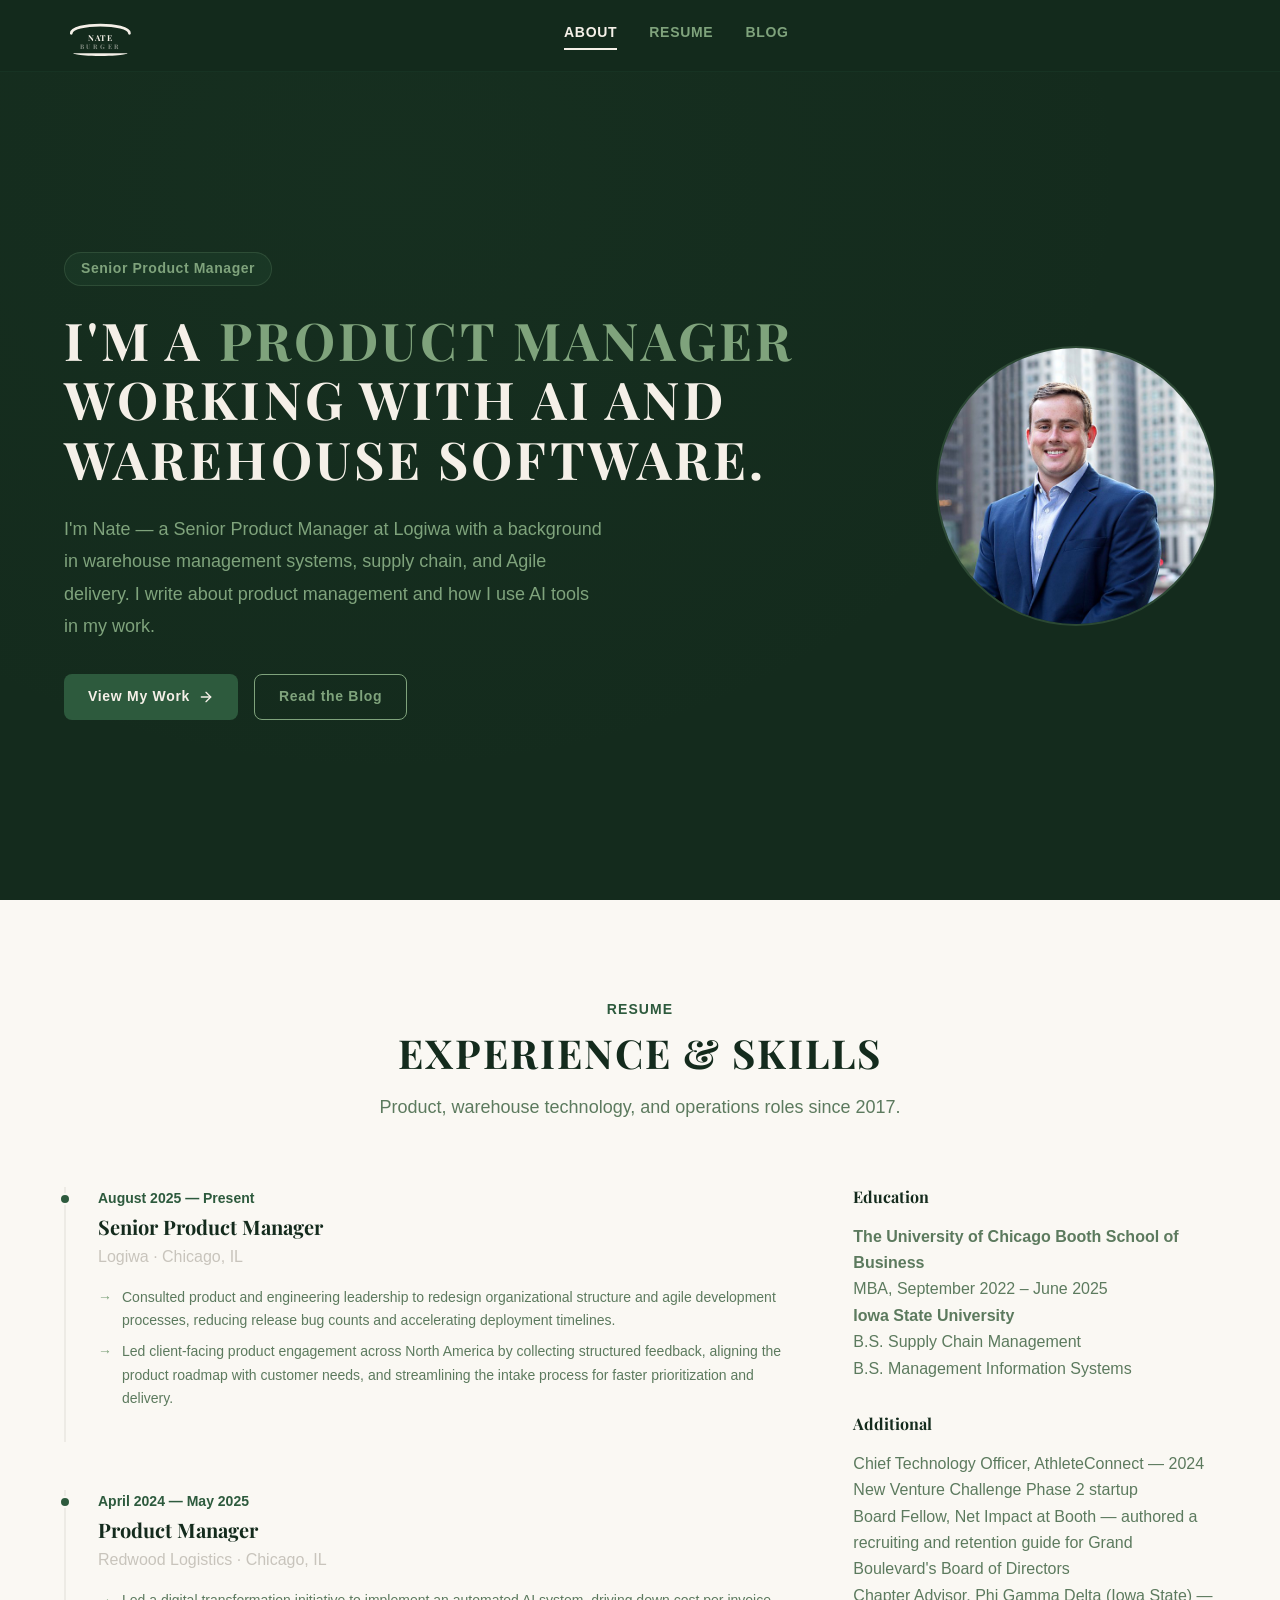
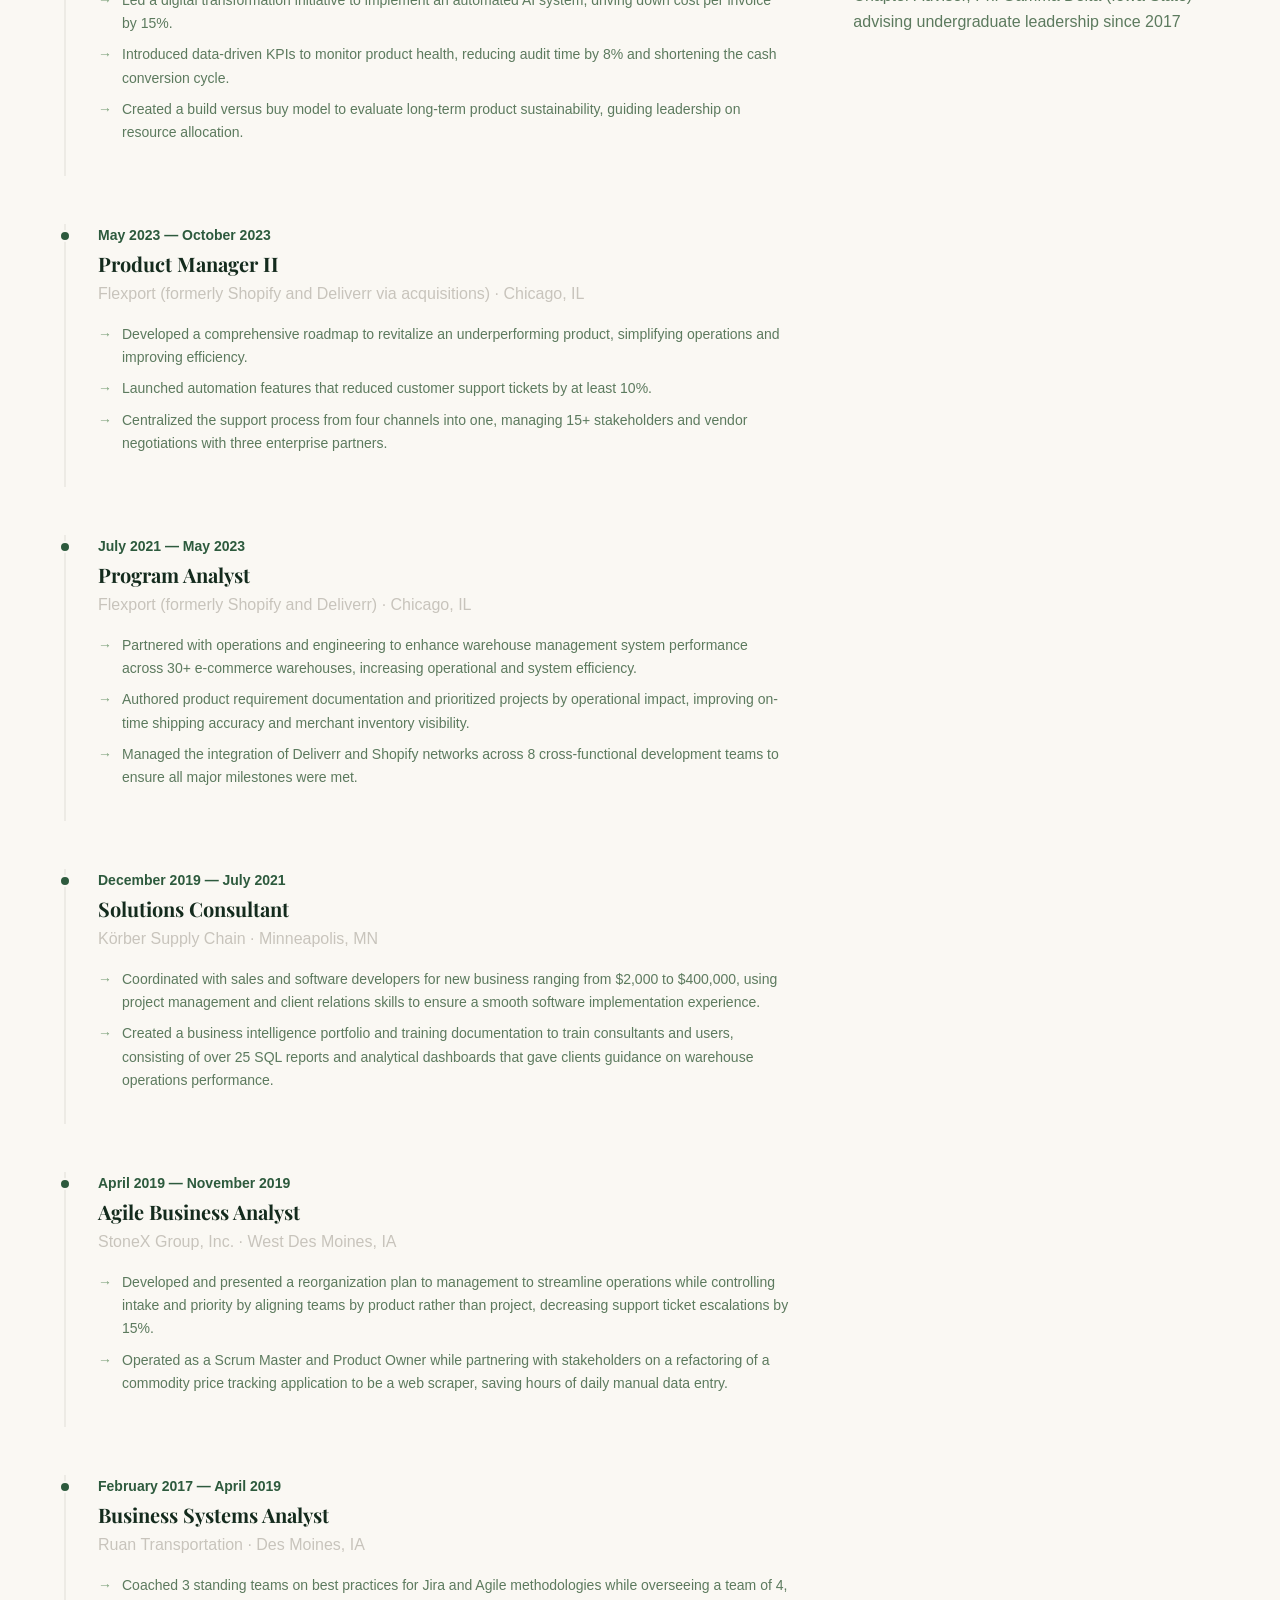
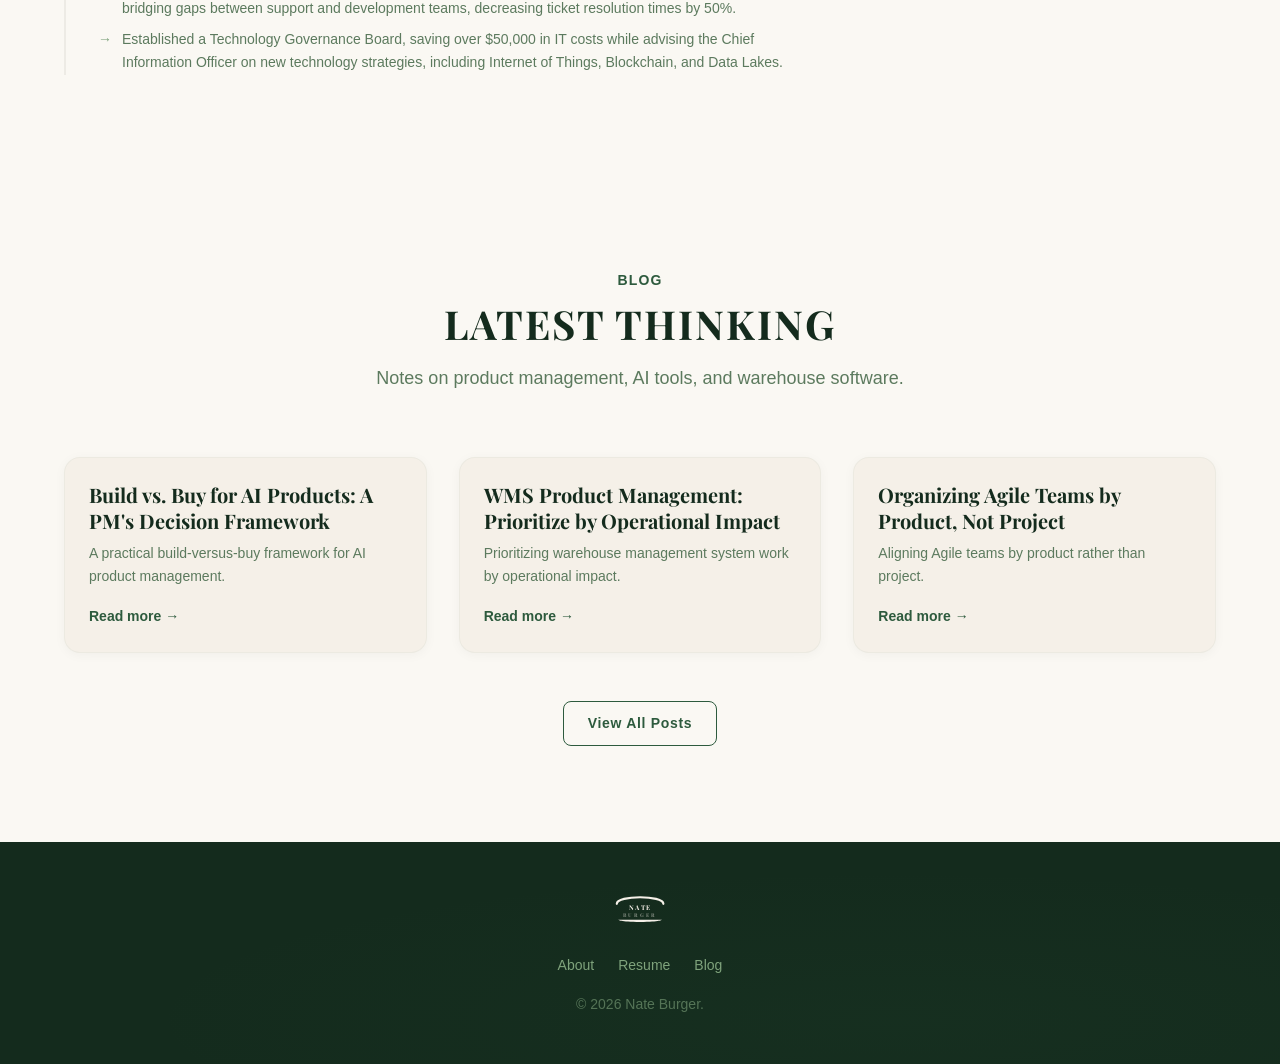
<file: index.html>
<!DOCTYPE html>
<html lang="en">
<head>
  <meta charset="UTF-8">
  <meta name="viewport" content="width=device-width, initial-scale=1.0">

  <!-- Primary Meta -->
  <title>Nate Burger — Product Manager | AI-Powered Product Development & WMS</title>
  <meta name="description" content="Nate Burger is a Product Manager specializing in AI product management, warehouse management systems, workflow automation, and turning complex business problems into shipping products.">
  <meta name="keywords" content="product manager, AI product management, warehouse management systems, workflow automation, WMS product manager, PRD writing, business requirements analysis">
  <meta name="author" content="Nate Burger">
  <link rel="canonical" href="https://ndburger.github.io/testt/">

  <!-- Open Graph -->
  <meta property="og:type" content="website">
  <meta property="og:title" content="Nate Burger — Product Manager | AI-Powered Product Development">
  <meta property="og:description" content="Product Manager specializing in AI product management, warehouse management systems, and workflow automation.">
  <meta property="og:url" content="https://ndburger.github.io/testt/">
  <meta property="og:image" content="https://ndburger.github.io/testt/assets/images/og-image.png">
  <meta property="og:site_name" content="Nate Burger">

  <!-- Twitter Card -->
  <meta name="twitter:card" content="summary_large_image">
  <meta name="twitter:title" content="Nate Burger — Product Manager | AI-Powered Product Development">
  <meta name="twitter:description" content="Product Manager specializing in AI product management, warehouse management systems, and workflow automation.">
  <meta name="twitter:image" content="https://ndburger.github.io/testt/assets/images/og-image.png">

  <!-- JSON-LD Structured Data -->
  <script type="application/ld+json">
  {
    "@context": "https://schema.org",
    "@type": "Person",
    "name": "Nate Burger",
    "url": "https://ndburger.github.io/testt/",
    "jobTitle": "Senior Product Manager",
    "description": "Product Manager specializing in AI product management, warehouse management systems, and workflow automation.",
    "knowsAbout": [
      "Product Management",
      "AI Product Management",
      "Warehouse Management Systems",
      "Workflow Automation",
      "PRD Writing",
      "Business Requirements Analysis"
    ],
    "sameAs": []
  }
  </script>

  <!-- Fonts -->
  <link rel="preconnect" href="https://fonts.googleapis.com">
  <link rel="preconnect" href="https://fonts.gstatic.com" crossorigin>
  <link href="https://fonts.googleapis.com/css2?family=Playfair+Display:wght@400;700&display=swap" rel="stylesheet">

  <!-- Styles -->
  <link rel="stylesheet" href="assets/css/styles.css">
</head>
<body>

  <!-- ============ HEADER ============ -->
  <header class="site-header" role="banner">
    <div class="container header-inner">
      <a href="/" class="logo" aria-label="Nate Burger — Home">
        <!-- Burger Stack Mark -->
        <svg viewBox="0 0 80 44" aria-hidden="true" class="logo-mark">
          <path d="M8 19 C8 7, 72 7, 72 19" stroke="currentColor" stroke-width="3" fill="none" stroke-linecap="round"/>
          <text x="40" y="28" text-anchor="middle" font-family="'Larken','Playfair Display',Georgia,serif" font-weight="700" font-size="9" letter-spacing="1.5" fill="currentColor">NATE</text>
          <text x="40" y="36.5" text-anchor="middle" font-family="'Larken','Playfair Display',Georgia,serif" font-weight="700" font-size="7" letter-spacing="3" fill="currentColor" opacity="0.5">BURGER</text>
          <path d="M10 41 L70 41 C70 41, 68 44, 40 44 C12 44, 10 41, 10 41Z" fill="currentColor"/>
        </svg>
      </a>

      <nav class="nav-links" role="navigation" aria-label="Main navigation">
        <a href="#about">About</a>
        <a href="#experience">Resume</a>
        <a href="#blog">Blog</a>
      </nav>

      <div class="header-actions">
        <button class="nav-toggle" aria-label="Open menu" aria-expanded="false">
          <span></span>
          <span></span>
          <span></span>
        </button>
      </div>
    </div>
  </header>

  <!-- Mobile nav overlay -->
  <nav class="mobile-nav" role="navigation" aria-label="Mobile navigation">
    <a href="#about">About</a>
    <a href="#experience">Resume</a>
    <a href="#blog">Blog</a>
  </nav>

  <main>
    <!-- ============ HERO ============ -->
    <section class="hero" id="about">
      <div class="container">
        <div class="hero-grid">
          <div class="hero-content fade-in">
            <div class="hero-badge">Senior Product Manager</div>
            <h1>I'm a <span class="highlight">product manager</span> working with AI and warehouse software.</h1>
            <p class="hero-description">I'm Nate — a Senior Product Manager at Logiwa with a background in warehouse management systems, supply chain, and Agile delivery. I write about product management and how I use AI tools in my work.</p>
            <div class="hero-cta">
              <a href="#experience" class="btn btn-primary">
                View My Work
                <svg width="16" height="16" viewBox="0 0 24 24" fill="none" stroke="currentColor" stroke-width="2" stroke-linecap="round" stroke-linejoin="round"><line x1="5" y1="12" x2="19" y2="12"/><polyline points="12 5 19 12 12 19"/></svg>
              </a>
              <a href="blog/" class="btn btn-outline">Read the Blog</a>
            </div>
          </div>
          <div class="hero-image fade-in">
            <div class="headshot-placeholder">
              <img src="assets/images/nate-burger-headshot.jpg" alt="Nate Burger, Senior Product Manager, smiling in a navy blazer with Chicago buildings behind him" width="640" height="640" fetchpriority="high">
            </div>
          </div>
        </div>
      </div>
    </section>

    <!-- ============ RESUME / EXPERIENCE ============ -->
    <section class="section resume-section" id="experience">
      <div class="container">
        <div class="section-header fade-in">
          <span class="section-label">Resume</span>
          <h2 class="section-title">Experience & Skills</h2>
          <p class="section-subtitle">Product, warehouse technology, and operations roles since 2017.</p>
        </div>

        <div class="resume-grid">
          <div class="resume-main fade-in-left">
            <div class="experience-item">
              <div class="experience-date">August 2025 — Present</div>
              <h3 class="experience-role">Senior Product Manager</h3>
              <p class="experience-company">Logiwa · Chicago, IL</p>
              <ul>
                <li>Consulted product and engineering leadership to redesign organizational structure and agile development processes, reducing release bug counts and accelerating deployment timelines.</li>
                <li>Led client-facing product engagement across North America by collecting structured feedback, aligning the product roadmap with customer needs, and streamlining the intake process for faster prioritization and delivery.</li>
              </ul>
            </div>

            <div class="experience-item">
              <div class="experience-date">April 2024 — May 2025</div>
              <h3 class="experience-role">Product Manager</h3>
              <p class="experience-company">Redwood Logistics · Chicago, IL</p>
              <ul>
                <li>Led a digital transformation initiative to implement an automated AI system, driving down cost per invoice by 15%.</li>
                <li>Introduced data-driven KPIs to monitor product health, reducing audit time by 8% and shortening the cash conversion cycle.</li>
                <li>Created a build versus buy model to evaluate long-term product sustainability, guiding leadership on resource allocation.</li>
              </ul>
            </div>

            <div class="experience-item">
              <div class="experience-date">May 2023 — October 2023</div>
              <h3 class="experience-role">Product Manager II</h3>
              <p class="experience-company">Flexport (formerly Shopify and Deliverr via acquisitions) · Chicago, IL</p>
              <ul>
                <li>Developed a comprehensive roadmap to revitalize an underperforming product, simplifying operations and improving efficiency.</li>
                <li>Launched automation features that reduced customer support tickets by at least 10%.</li>
                <li>Centralized the support process from four channels into one, managing 15+ stakeholders and vendor negotiations with three enterprise partners.</li>
              </ul>
            </div>

            <div class="experience-item">
              <div class="experience-date">July 2021 — May 2023</div>
              <h3 class="experience-role">Program Analyst</h3>
              <p class="experience-company">Flexport (formerly Shopify and Deliverr) · Chicago, IL</p>
              <ul>
                <li>Partnered with operations and engineering to enhance warehouse management system performance across 30+ e-commerce warehouses, increasing operational and system efficiency.</li>
                <li>Authored product requirement documentation and prioritized projects by operational impact, improving on-time shipping accuracy and merchant inventory visibility.</li>
                <li>Managed the integration of Deliverr and Shopify networks across 8 cross-functional development teams to ensure all major milestones were met.</li>
              </ul>
            </div>

            <div class="experience-item">
              <div class="experience-date">December 2019 — July 2021</div>
              <h3 class="experience-role">Solutions Consultant</h3>
              <p class="experience-company">Körber Supply Chain · Minneapolis, MN</p>
              <ul>
                <li>Coordinated with sales and software developers for new business ranging from $2,000 to $400,000, using project management and client relations skills to ensure a smooth software implementation experience.</li>
                <li>Created a business intelligence portfolio and training documentation to train consultants and users, consisting of over 25 SQL reports and analytical dashboards that gave clients guidance on warehouse operations performance.</li>
              </ul>
            </div>

            <div class="experience-item">
              <div class="experience-date">April 2019 — November 2019</div>
              <h3 class="experience-role">Agile Business Analyst</h3>
              <p class="experience-company">StoneX Group, Inc. · West Des Moines, IA</p>
              <ul>
                <li>Developed and presented a reorganization plan to management to streamline operations while controlling intake and priority by aligning teams by product rather than project, decreasing support ticket escalations by 15%.</li>
                <li>Operated as a Scrum Master and Product Owner while partnering with stakeholders on a refactoring of a commodity price tracking application to be a web scraper, saving hours of daily manual data entry.</li>
              </ul>
            </div>

            <div class="experience-item">
              <div class="experience-date">February 2017 — April 2019</div>
              <h3 class="experience-role">Business Systems Analyst</h3>
              <p class="experience-company">Ruan Transportation · Des Moines, IA</p>
              <ul>
                <li>Coached 3 standing teams on best practices for Jira and Agile methodologies while overseeing a team of 4, bridging gaps between support and development teams, decreasing ticket resolution times by 50%.</li>
                <li>Established a Technology Governance Board, saving over $50,000 in IT costs while advising the Chief Information Officer on new technology strategies, including Internet of Things, Blockchain, and Data Lakes.</li>
              </ul>
            </div>

          </div>

          <div class="resume-sidebar fade-in-right">
            <div class="skills-group">
              <h3>Education</h3>
              <p><strong>The University of Chicago Booth School of Business</strong><br>MBA, September 2022 – June 2025</p>
              <p><strong>Iowa State University</strong><br>B.S. Supply Chain Management<br>B.S. Management Information Systems</p>
            </div>

            <div class="skills-group">
              <h3>Additional</h3>
              <ul>
                <li>Chief Technology Officer, AthleteConnect — 2024 New Venture Challenge Phase 2 startup</li>
                <li>Board Fellow, Net Impact at Booth — authored a recruiting and retention guide for Grand Boulevard's Board of Directors</li>
                <li>Chapter Advisor, Phi Gamma Delta (Iowa State) — advising undergraduate leadership since 2017</li>
              </ul>
            </div>
          </div>
        </div>
      </div>
    </section>

    <!-- ============ BLOG PREVIEW ============ -->
    <section class="section blog-section" id="blog">
      <div class="container">
        <div class="section-header fade-in">
          <span class="section-label">Blog</span>
          <h2 class="section-title">Latest Thinking</h2>
          <p class="section-subtitle">Notes on product management, AI tools, and warehouse software.</p>
        </div>

        <div class="blog-grid stagger">
        <article class="blog-card fade-in" style="--i: 0">
          <h3><a href="blog/build-vs-buy-ai-product-decisions.html">Build vs. Buy for AI Products: A PM's Decision Framework</a></h3>
          <p class="blog-card-excerpt">A practical build-versus-buy framework for AI product management.</p>
          <a href="blog/build-vs-buy-ai-product-decisions.html" class="blog-card-link">Read more</a>
        </article>

        <article class="blog-card fade-in" style="--i: 1">
          <h3><a href="blog/wms-product-management-prioritization.html">WMS Product Management: Prioritize by Operational Impact</a></h3>
          <p class="blog-card-excerpt">Prioritizing warehouse management system work by operational impact.</p>
          <a href="blog/wms-product-management-prioritization.html" class="blog-card-link">Read more</a>
        </article>

        <article class="blog-card fade-in" style="--i: 2">
          <h3><a href="blog/agile-teams-organized-by-product.html">Organizing Agile Teams by Product, Not Project</a></h3>
          <p class="blog-card-excerpt">Aligning Agile teams by product rather than project.</p>
          <a href="blog/agile-teams-organized-by-product.html" class="blog-card-link">Read more</a>
        </article>
        </div>

        <div class="blog-view-all fade-in">
          <a href="blog/" class="btn btn-outline">View All Posts</a>
        </div>
      </div>
    </section>
  </main>

  <!-- ============ FOOTER ============ -->
  <footer class="site-footer" role="contentinfo">
    <div class="container">
      <div class="footer-content">
        <div class="footer-logo">
          <svg viewBox="0 0 80 44" aria-hidden="true">
            <path d="M8 19 C8 7, 72 7, 72 19" stroke="#F5F0E8" stroke-width="3" fill="none" stroke-linecap="round"/>
            <text x="40" y="28" text-anchor="middle" font-family="'Larken','Playfair Display',Georgia,serif" font-weight="700" font-size="9" letter-spacing="1.5" fill="#F5F0E8">NATE</text>
            <text x="40" y="36.5" text-anchor="middle" font-family="'Larken','Playfair Display',Georgia,serif" font-weight="700" font-size="7" letter-spacing="3" fill="#F5F0E8" opacity="0.5">BURGER</text>
            <path d="M10 41 L70 41 C70 41, 68 44, 40 44 C12 44, 10 41, 10 41Z" fill="#F5F0E8"/>
          </svg>
        </div>
        <nav class="footer-links" aria-label="Footer navigation">
          <a href="#about">About</a>
          <a href="#experience">Resume</a>
          <a href="blog/">Blog</a>
        </nav>
        <p class="footer-copy">&copy; 2026 Nate Burger.</p>
      </div>
    </div>
  </footer>

  <!-- Back to top -->
  <button class="back-to-top" aria-label="Back to top">
    <svg width="20" height="20" viewBox="0 0 24 24" fill="none" stroke="currentColor" stroke-width="2" stroke-linecap="round" stroke-linejoin="round"><polyline points="18 15 12 9 6 15"/></svg>
  </button>

  <script src="assets/js/main.js"></script>
</body>
</html>
</file>
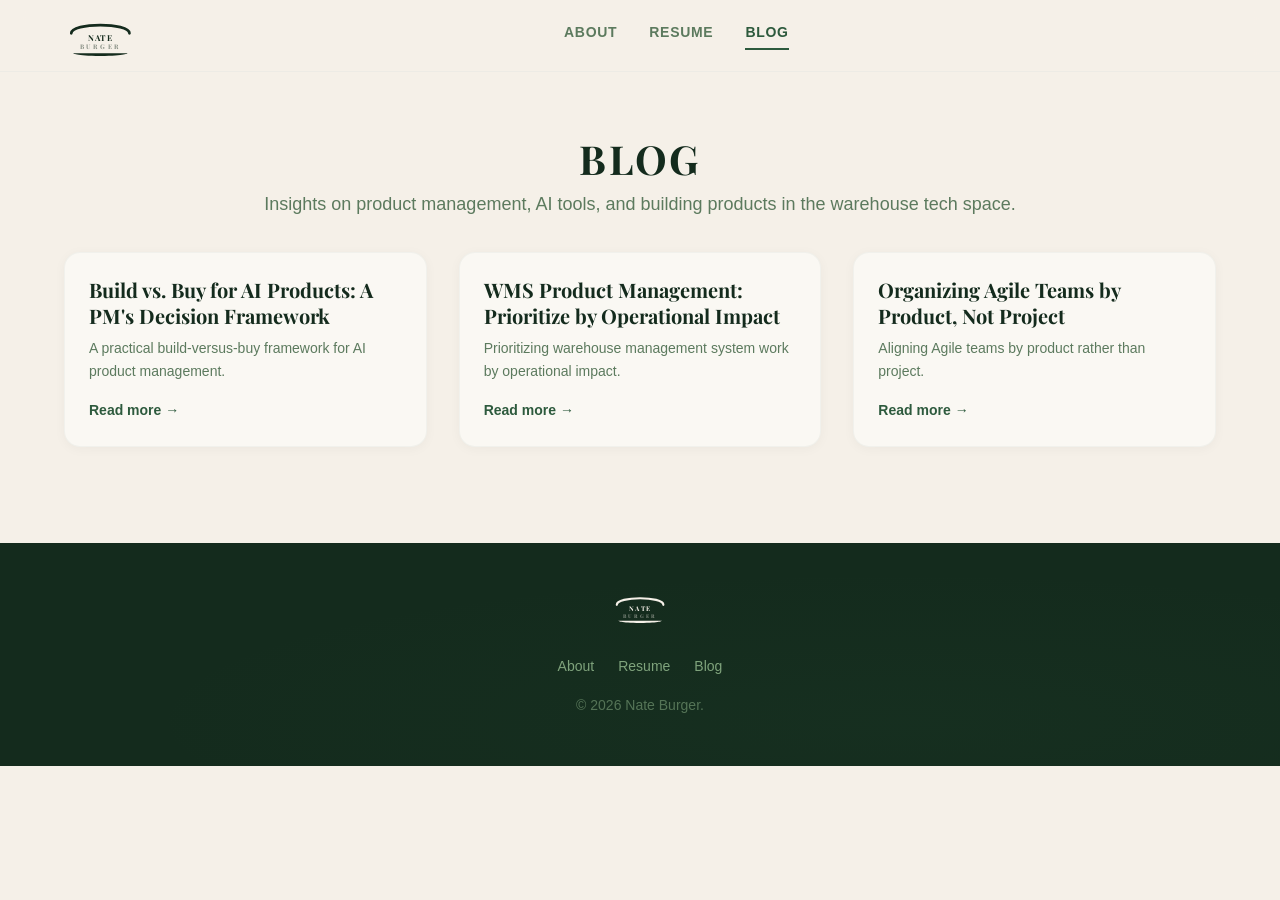
<file: blog/index.html>
<!DOCTYPE html>
<html lang="en">
<head>
  <meta charset="UTF-8">
  <meta name="viewport" content="width=device-width, initial-scale=1.0">

  <!-- Primary Meta -->
  <title>Blog — Nate Burger | Product Management & AI Insights</title>
  <meta name="description" content="Articles on product management, AI-assisted development, warehouse management systems, workflow automation, and turning complex requirements into shipping products.">
  <meta name="author" content="Nate Burger">
  <link rel="canonical" href="https://ndburger.github.io/testt/blog/">

  <!-- Open Graph -->
  <meta property="og:type" content="website">
  <meta property="og:title" content="Blog — Nate Burger | Product Management & AI Insights">
  <meta property="og:description" content="Articles on product management, AI-assisted development, warehouse management systems, and workflow automation.">
  <meta property="og:url" content="https://ndburger.github.io/testt/blog/">
  <meta property="og:image" content="https://ndburger.github.io/testt/assets/images/og-image.png">
  <meta property="og:site_name" content="Nate Burger">

  <!-- Twitter Card -->
  <meta name="twitter:card" content="summary_large_image">
  <meta name="twitter:title" content="Blog — Nate Burger | Product Management & AI Insights">
  <meta name="twitter:description" content="Articles on product management, AI-assisted development, warehouse management systems, and workflow automation.">
  <meta name="twitter:image" content="https://ndburger.github.io/testt/assets/images/og-image.png">

  <!-- JSON-LD -->
  <script type="application/ld+json">
  {
    "@context": "https://schema.org",
    "@type": "Blog",
    "name": "Nate Burger's Blog",
    "description": "Articles on product management, AI-assisted development, warehouse management systems, and workflow automation.",
    "url": "https://ndburger.github.io/testt/blog/",
    "author": {
      "@type": "Person",
      "name": "Nate Burger"
    }
  }
  </script>

  <!-- Fonts -->
  <link rel="preconnect" href="https://fonts.googleapis.com">
  <link rel="preconnect" href="https://fonts.gstatic.com" crossorigin>
  <link href="https://fonts.googleapis.com/css2?family=Playfair+Display:wght@400;700&display=swap" rel="stylesheet">

  <!-- Styles -->
  <link rel="stylesheet" href="../assets/css/styles.css">
</head>
<body>

  <!-- Header -->
  <header class="site-header" role="banner">
    <div class="container header-inner">
      <a href="../" class="logo" aria-label="Nate Burger — Home">
        <svg viewBox="0 0 80 44" aria-hidden="true" class="logo-mark">
          <path d="M8 19 C8 7, 72 7, 72 19" stroke="currentColor" stroke-width="3" fill="none" stroke-linecap="round"/>
          <text x="40" y="28" text-anchor="middle" font-family="'Larken','Playfair Display',Georgia,serif" font-weight="700" font-size="9" letter-spacing="1.5" fill="currentColor">NATE</text>
          <text x="40" y="36.5" text-anchor="middle" font-family="'Larken','Playfair Display',Georgia,serif" font-weight="700" font-size="7" letter-spacing="3" fill="currentColor" opacity="0.5">BURGER</text>
          <path d="M10 41 L70 41 C70 41, 68 44, 40 44 C12 44, 10 41, 10 41Z" fill="currentColor"/>
        </svg>
      </a>

      <nav class="nav-links" role="navigation" aria-label="Main navigation">
        <a href="../#about">About</a>
        <a href="../#experience">Resume</a>
        <a href="./" class="active">Blog</a>
      </nav>

      <div class="header-actions">
        <button class="nav-toggle" aria-label="Open menu" aria-expanded="false">
          <span></span>
          <span></span>
          <span></span>
        </button>
      </div>
    </div>
  </header>

  <nav class="mobile-nav" role="navigation" aria-label="Mobile navigation">
    <a href="../#about">About</a>
    <a href="../#experience">Resume</a>
    <a href="./">Blog</a>
  </nav>

  <main>
    <div class="container">
      <div class="blog-index-header fade-in">
        <h1>Blog</h1>
        <p>Insights on product management, AI tools, and building products in the warehouse tech space.</p>
      </div>

      <div class="blog-index-grid stagger">
        <article class="blog-card fade-in" style="--i: 0">
          <h3><a href="build-vs-buy-ai-product-decisions.html">Build vs. Buy for AI Products: A PM's Decision Framework</a></h3>
          <p class="blog-card-excerpt">A practical build-versus-buy framework for AI product management.</p>
          <a href="build-vs-buy-ai-product-decisions.html" class="blog-card-link">Read more</a>
        </article>

        <article class="blog-card fade-in" style="--i: 1">
          <h3><a href="wms-product-management-prioritization.html">WMS Product Management: Prioritize by Operational Impact</a></h3>
          <p class="blog-card-excerpt">Prioritizing warehouse management system work by operational impact.</p>
          <a href="wms-product-management-prioritization.html" class="blog-card-link">Read more</a>
        </article>

        <article class="blog-card fade-in" style="--i: 2">
          <h3><a href="agile-teams-organized-by-product.html">Organizing Agile Teams by Product, Not Project</a></h3>
          <p class="blog-card-excerpt">Aligning Agile teams by product rather than project.</p>
          <a href="agile-teams-organized-by-product.html" class="blog-card-link">Read more</a>
        </article>
      </div>
    </div>
  </main>

  <footer class="site-footer" role="contentinfo">
    <div class="container">
      <div class="footer-content">
        <div class="footer-logo">
          <svg viewBox="0 0 80 44" aria-hidden="true">
            <path d="M8 19 C8 7, 72 7, 72 19" stroke="#F5F0E8" stroke-width="3" fill="none" stroke-linecap="round"/>
            <text x="40" y="28" text-anchor="middle" font-family="'Larken','Playfair Display',Georgia,serif" font-weight="700" font-size="9" letter-spacing="1.5" fill="#F5F0E8">NATE</text>
            <text x="40" y="36.5" text-anchor="middle" font-family="'Larken','Playfair Display',Georgia,serif" font-weight="700" font-size="7" letter-spacing="3" fill="#F5F0E8" opacity="0.5">BURGER</text>
            <path d="M10 41 L70 41 C70 41, 68 44, 40 44 C12 44, 10 41, 10 41Z" fill="#F5F0E8"/>
          </svg>
        </div>
        <nav class="footer-links" aria-label="Footer navigation">
          <a href="../#about">About</a>
          <a href="../#experience">Resume</a>
          <a href="./">Blog</a>
        </nav>
        <p class="footer-copy">&copy; 2026 Nate Burger.</p>
      </div>
    </div>
  </footer>

  <button class="back-to-top" aria-label="Back to top">
    <svg width="20" height="20" viewBox="0 0 24 24" fill="none" stroke="currentColor" stroke-width="2" stroke-linecap="round" stroke-linejoin="round"><polyline points="18 15 12 9 6 15"/></svg>
  </button>

  <script src="../assets/js/main.js"></script>
</body>
</html>
</file>
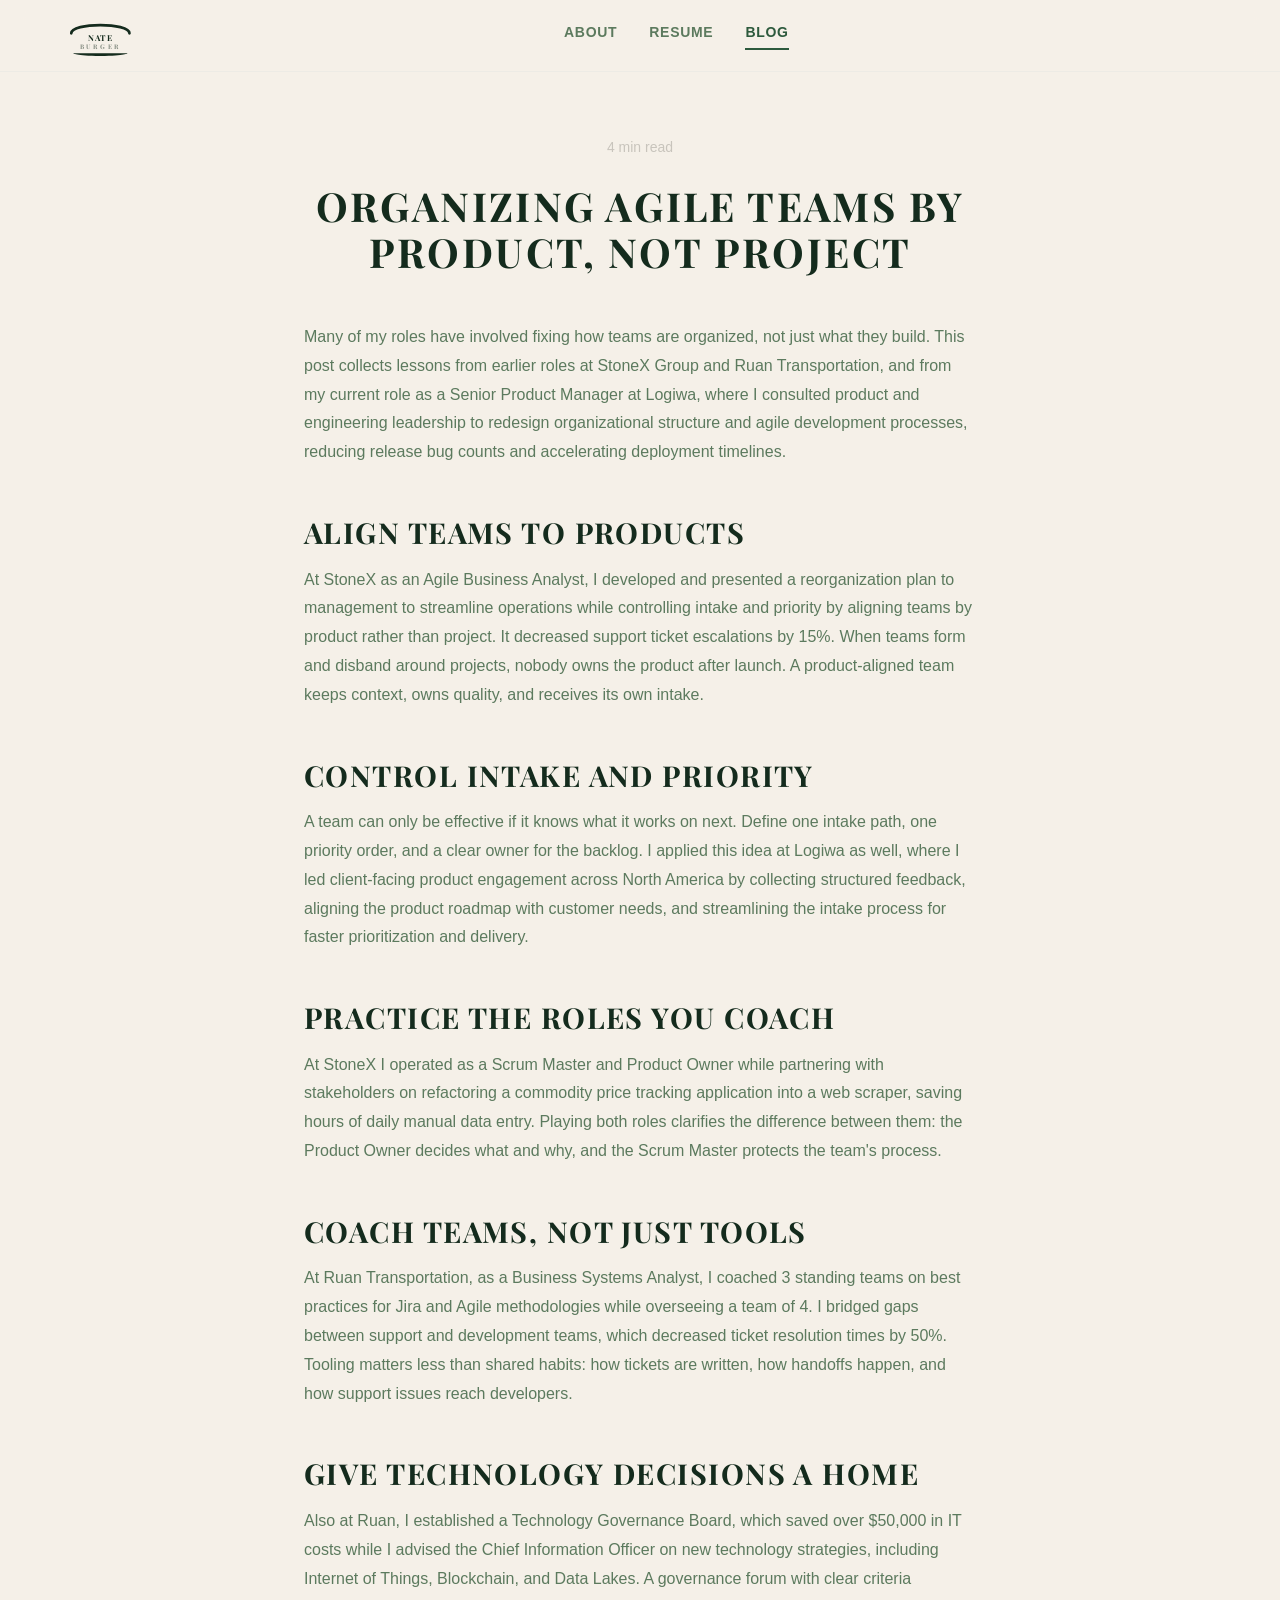
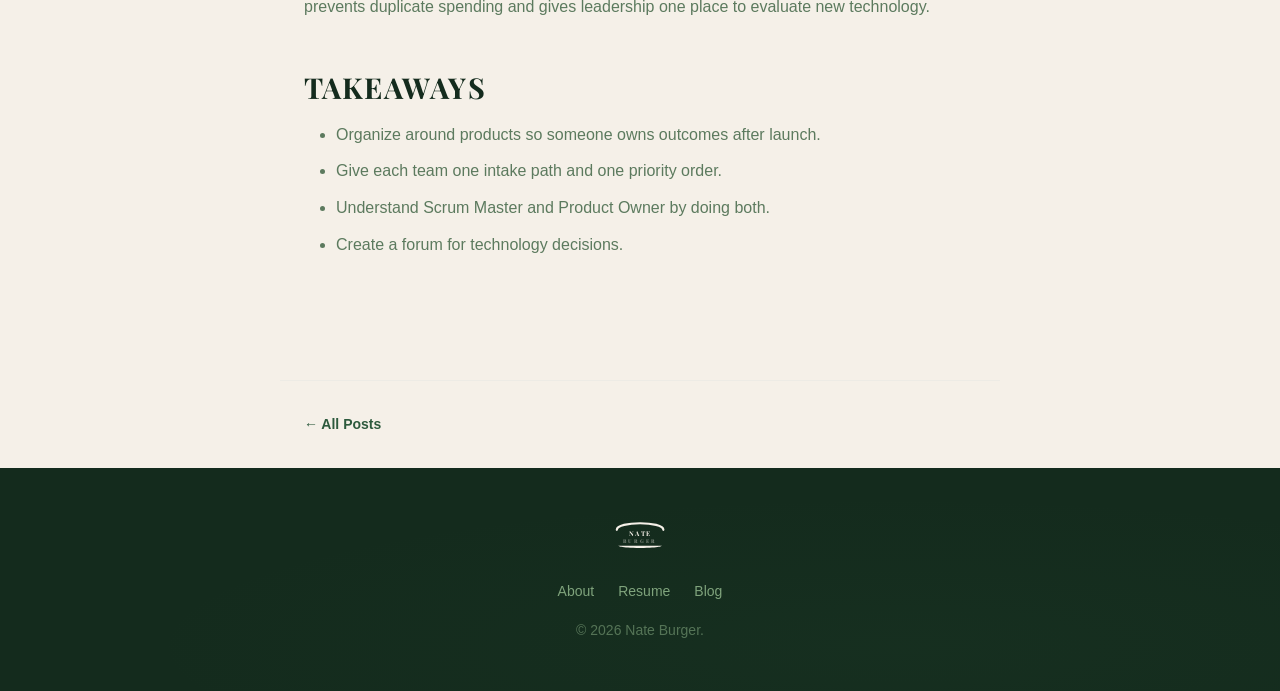
<file: blog/agile-teams-organized-by-product.html>
<!DOCTYPE html>
<html lang="en">
<head>
  <meta charset="UTF-8">
  <meta name="viewport" content="width=device-width, initial-scale=1.0">

  <title>Organizing Agile Teams by Product, Not Project — Nate Burger</title>
  <meta name="description" content="Lessons on product management and Agile delivery: aligning teams by product, running Scrum, and governing technology decisions.">
  <meta name="author" content="Nate Burger">
  <link rel="canonical" href="https://ndburger.github.io/testt/blog/agile-teams-organized-by-product.html">

  <!-- Open Graph -->
  <meta property="og:type" content="article">
  <meta property="og:title" content="Organizing Agile Teams by Product, Not Project">
  <meta property="og:description" content="Aligning Agile teams by product rather than project.">
  <meta property="og:url" content="https://ndburger.github.io/testt/blog/agile-teams-organized-by-product.html">
  <meta property="og:image" content="https://ndburger.github.io/testt/assets/images/og-image.png">
  <meta property="og:site_name" content="Nate Burger">
  <meta property="article:author" content="Nate Burger">

  <!-- Twitter Card -->
  <meta name="twitter:card" content="summary_large_image">
  <meta name="twitter:title" content="Organizing Agile Teams by Product, Not Project">
  <meta name="twitter:description" content="Aligning Agile teams by product rather than project.">
  <meta name="twitter:image" content="https://ndburger.github.io/testt/assets/images/og-image.png">

  <!-- JSON-LD BlogPosting -->
  <script type="application/ld+json">
  {
    "@context": "https://schema.org",
    "@type": "BlogPosting",
    "headline": "Organizing Agile Teams by Product, Not Project",
    "description": "Lessons on product management and Agile delivery: aligning teams by product, running Scrum, and governing technology decisions.",
    "author": {
      "@type": "Person",
      "name": "Nate Burger",
      "url": "https://ndburger.github.io/testt/"
    },
    "publisher": {
      "@type": "Person",
      "name": "Nate Burger"
    },
    "mainEntityOfPage": {
      "@type": "WebPage",
      "@id": "https://ndburger.github.io/testt/blog/agile-teams-organized-by-product.html"
    },
    "image": "https://ndburger.github.io/testt/assets/images/og-image.png",
    "keywords": ["product management", "Agile", "Scrum", "product owner", "technology governance"]
  }
  </script>

  <!-- Fonts -->
  <link rel="preconnect" href="https://fonts.googleapis.com">
  <link rel="preconnect" href="https://fonts.gstatic.com" crossorigin>
  <link href="https://fonts.googleapis.com/css2?family=Playfair+Display:wght@400;700&display=swap" rel="stylesheet">

  <link rel="stylesheet" href="../assets/css/styles.css">
</head>
<body>

  <header class="site-header" role="banner">
    <div class="container header-inner">
      <a href="../" class="logo" aria-label="Nate Burger — Home">
        <svg viewBox="0 0 80 44" aria-hidden="true" class="logo-mark">
          <path d="M8 19 C8 7, 72 7, 72 19" stroke="currentColor" stroke-width="3" fill="none" stroke-linecap="round"/>
          <text x="40" y="28" text-anchor="middle" font-family="'Larken','Playfair Display',Georgia,serif" font-weight="700" font-size="9" letter-spacing="1.5" fill="currentColor">NATE</text>
          <text x="40" y="36.5" text-anchor="middle" font-family="'Larken','Playfair Display',Georgia,serif" font-weight="700" font-size="7" letter-spacing="3" fill="currentColor" opacity="0.5">BURGER</text>
          <path d="M10 41 L70 41 C70 41, 68 44, 40 44 C12 44, 10 41, 10 41Z" fill="currentColor"/>
        </svg>
      </a>
      <nav class="nav-links" role="navigation" aria-label="Main navigation">
        <a href="../#about">About</a>
        <a href="../#experience">Resume</a>
        <a href="./" class="active">Blog</a>
      </nav>
      <div class="header-actions">
        <button class="nav-toggle" aria-label="Open menu" aria-expanded="false">
          <span></span><span></span><span></span>
        </button>
      </div>
    </div>
  </header>

  <nav class="mobile-nav" role="navigation" aria-label="Mobile navigation">
    <a href="../#about">About</a>
    <a href="../#experience">Resume</a>
    <a href="./">Blog</a>
  </nav>

  <main>
    <article>
      <div class="container">
        <header class="blog-post-header fade-in">
          <div class="blog-post-meta">
            <span>4 min read</span>
          </div>
          <h1>Organizing Agile Teams by Product, Not Project</h1>
        </header>
      </div>

      <div class="blog-post-content fade-in">
        <p>Many of my roles have involved fixing how teams are organized, not just what they build. This post collects lessons from earlier roles at StoneX Group and Ruan Transportation, and from my current role as a Senior Product Manager at Logiwa, where I consulted product and engineering leadership to redesign organizational structure and agile development processes, reducing release bug counts and accelerating deployment timelines.</p>

        <h2>Align Teams to Products</h2>

        <p>At StoneX as an Agile Business Analyst, I developed and presented a reorganization plan to management to streamline operations while controlling intake and priority by aligning teams by product rather than project. It decreased support ticket escalations by 15%. When teams form and disband around projects, nobody owns the product after launch. A product-aligned team keeps context, owns quality, and receives its own intake.</p>

        <h2>Control Intake and Priority</h2>

        <p>A team can only be effective if it knows what it works on next. Define one intake path, one priority order, and a clear owner for the backlog. I applied this idea at Logiwa as well, where I led client-facing product engagement across North America by collecting structured feedback, aligning the product roadmap with customer needs, and streamlining the intake process for faster prioritization and delivery.</p>

        <h2>Practice the Roles You Coach</h2>

        <p>At StoneX I operated as a Scrum Master and Product Owner while partnering with stakeholders on refactoring a commodity price tracking application into a web scraper, saving hours of daily manual data entry. Playing both roles clarifies the difference between them: the Product Owner decides what and why, and the Scrum Master protects the team's process.</p>

        <h2>Coach Teams, Not Just Tools</h2>

        <p>At Ruan Transportation, as a Business Systems Analyst, I coached 3 standing teams on best practices for Jira and Agile methodologies while overseeing a team of 4. I bridged gaps between support and development teams, which decreased ticket resolution times by 50%. Tooling matters less than shared habits: how tickets are written, how handoffs happen, and how support issues reach developers.</p>

        <h2>Give Technology Decisions a Home</h2>

        <p>Also at Ruan, I established a Technology Governance Board, which saved over $50,000 in IT costs while I advised the Chief Information Officer on new technology strategies, including Internet of Things, Blockchain, and Data Lakes. A governance forum with clear criteria prevents duplicate spending and gives leadership one place to evaluate new technology.</p>

        <h2>Takeaways</h2>

        <ul>
          <li>Organize around products so someone owns outcomes after launch.</li>
          <li>Give each team one intake path and one priority order.</li>
          <li>Understand Scrum Master and Product Owner by doing both.</li>
          <li>Create a forum for technology decisions.</li>
        </ul>
      </div>
    </article>

    <nav class="blog-post-nav" aria-label="Post navigation">
      <a href="./">&larr; All Posts</a>
    </nav>
  </main>

  <footer class="site-footer" role="contentinfo">
    <div class="container">
      <div class="footer-content">
        <div class="footer-logo">
          <svg viewBox="0 0 80 44" aria-hidden="true">
            <path d="M8 19 C8 7, 72 7, 72 19" stroke="#F5F0E8" stroke-width="3" fill="none" stroke-linecap="round"/>
            <text x="40" y="28" text-anchor="middle" font-family="'Larken','Playfair Display',Georgia,serif" font-weight="700" font-size="9" letter-spacing="1.5" fill="#F5F0E8">NATE</text>
            <text x="40" y="36.5" text-anchor="middle" font-family="'Larken','Playfair Display',Georgia,serif" font-weight="700" font-size="7" letter-spacing="3" fill="#F5F0E8" opacity="0.5">BURGER</text>
            <path d="M10 41 L70 41 C70 41, 68 44, 40 44 C12 44, 10 41, 10 41Z" fill="#F5F0E8"/>
          </svg>
        </div>
        <nav class="footer-links" aria-label="Footer navigation">
          <a href="../#about">About</a>
          <a href="../#experience">Resume</a>
          <a href="./">Blog</a>
        </nav>
        <p class="footer-copy">&copy; 2026 Nate Burger.</p>
      </div>
    </div>
  </footer>

  <button class="back-to-top" aria-label="Back to top">
    <svg width="20" height="20" viewBox="0 0 24 24" fill="none" stroke="currentColor" stroke-width="2" stroke-linecap="round" stroke-linejoin="round"><polyline points="18 15 12 9 6 15"/></svg>
  </button>

  <script src="../assets/js/main.js"></script>
</body>
</html>
</file>
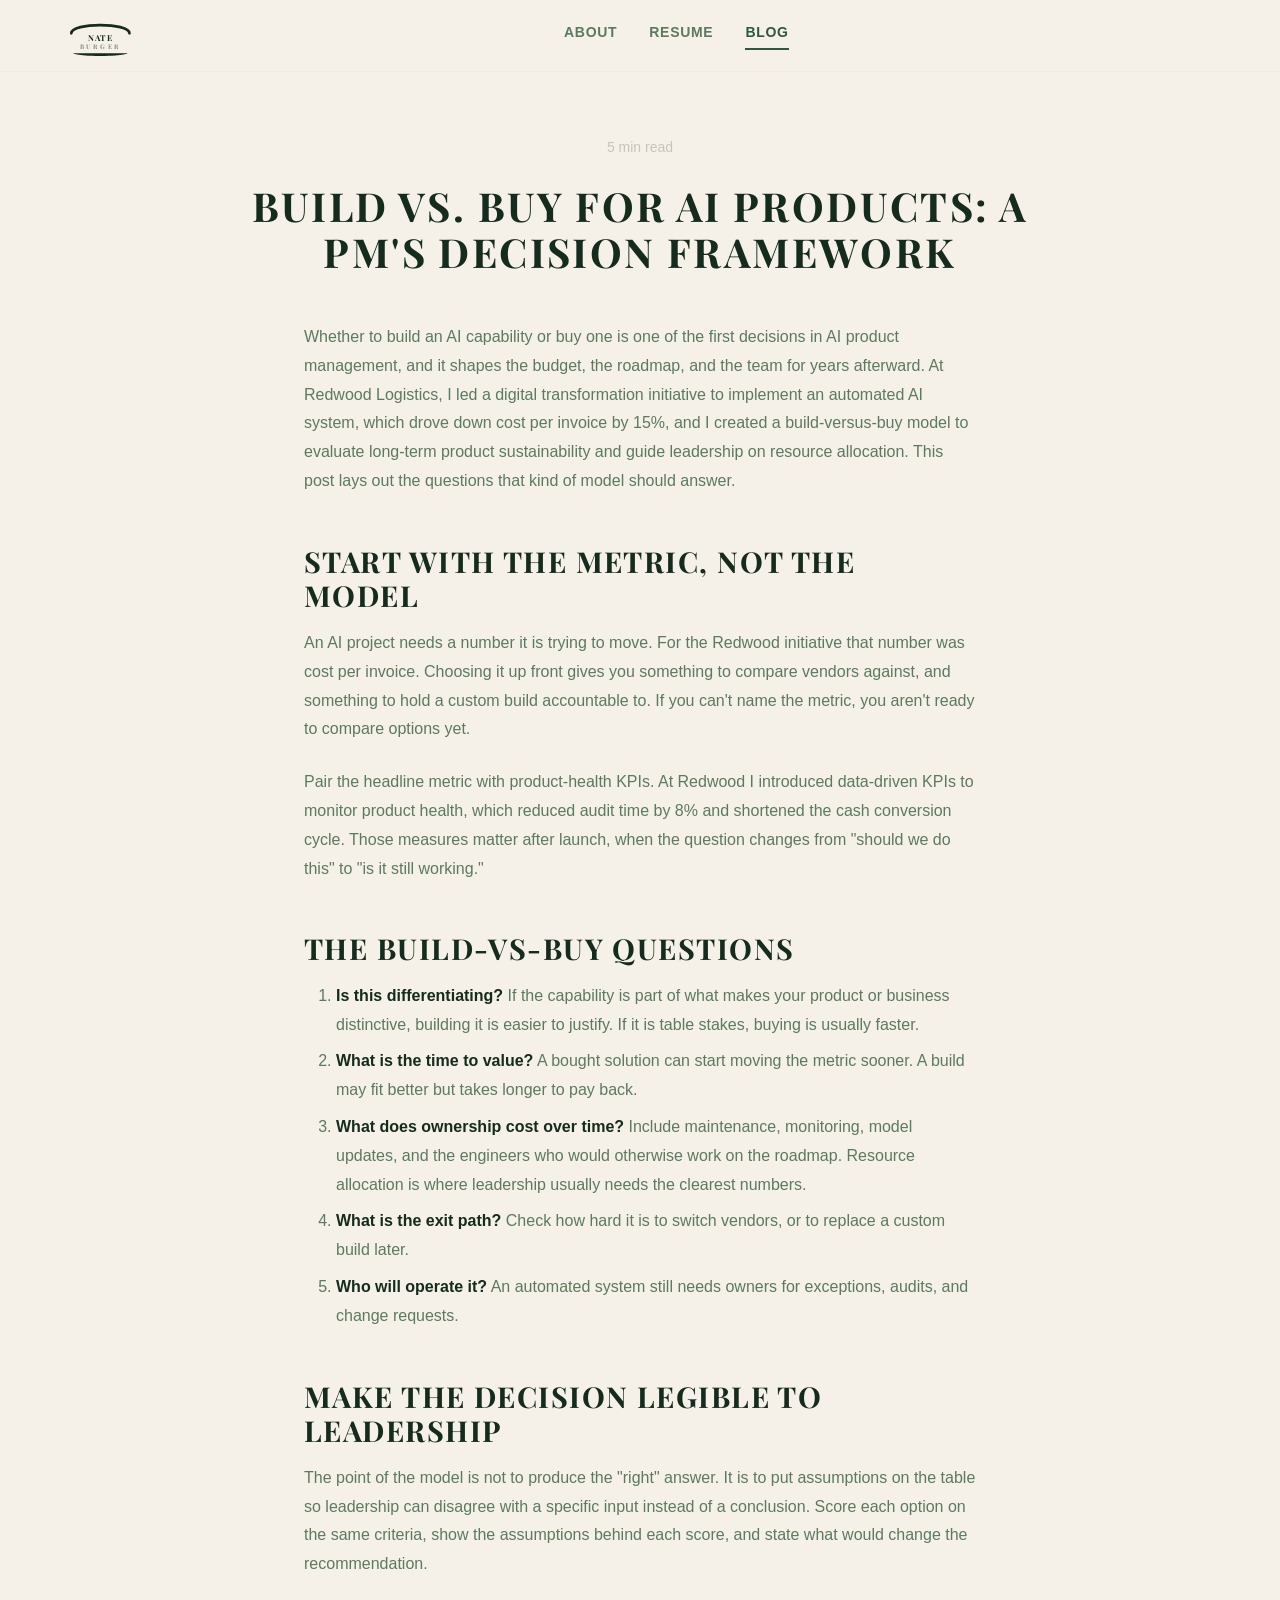
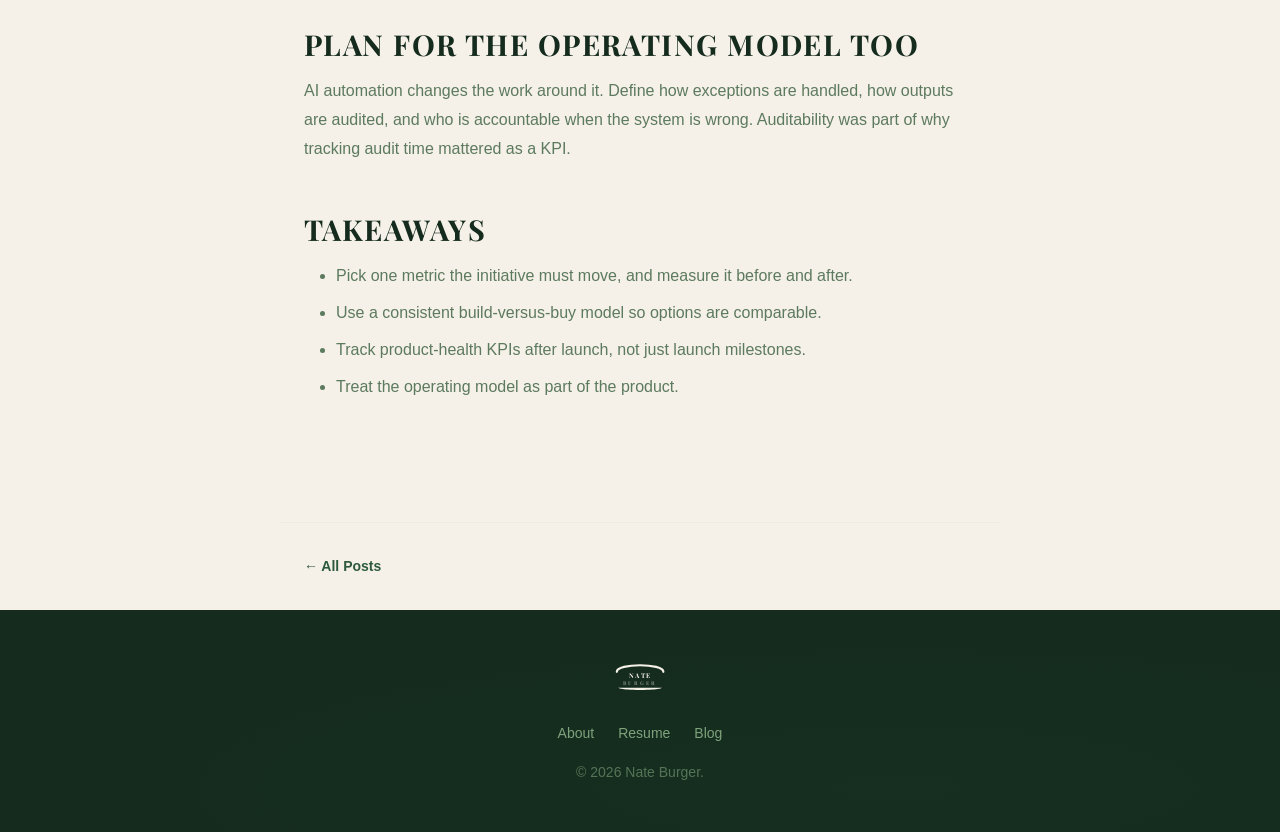
<file: blog/build-vs-buy-ai-product-decisions.html>
<!DOCTYPE html>
<html lang="en">
<head>
  <meta charset="UTF-8">
  <meta name="viewport" content="width=device-width, initial-scale=1.0">

  <title>Build vs. Buy for AI Products: A PM's Decision Framework — Nate Burger</title>
  <meta name="description" content="A practical build-versus-buy framework for AI product management, drawn from leading an AI automation initiative in logistics.">
  <meta name="author" content="Nate Burger">
  <link rel="canonical" href="https://ndburger.github.io/testt/blog/build-vs-buy-ai-product-decisions.html">

  <!-- Open Graph -->
  <meta property="og:type" content="article">
  <meta property="og:title" content="Build vs. Buy for AI Products: A PM's Decision Framework">
  <meta property="og:description" content="A practical build-versus-buy framework for AI product management.">
  <meta property="og:url" content="https://ndburger.github.io/testt/blog/build-vs-buy-ai-product-decisions.html">
  <meta property="og:image" content="https://ndburger.github.io/testt/assets/images/og-image.png">
  <meta property="og:site_name" content="Nate Burger">
  <meta property="article:author" content="Nate Burger">

  <!-- Twitter Card -->
  <meta name="twitter:card" content="summary_large_image">
  <meta name="twitter:title" content="Build vs. Buy for AI Products: A PM's Decision Framework">
  <meta name="twitter:description" content="A practical build-versus-buy framework for AI product management.">
  <meta name="twitter:image" content="https://ndburger.github.io/testt/assets/images/og-image.png">

  <!-- JSON-LD BlogPosting -->
  <script type="application/ld+json">
  {
    "@context": "https://schema.org",
    "@type": "BlogPosting",
    "headline": "Build vs. Buy for AI Products: A PM's Decision Framework",
    "description": "A practical build-versus-buy framework for AI product management, drawn from leading an AI automation initiative in logistics.",
    "author": {
      "@type": "Person",
      "name": "Nate Burger",
      "url": "https://ndburger.github.io/testt/"
    },
    "publisher": {
      "@type": "Person",
      "name": "Nate Burger"
    },
    "mainEntityOfPage": {
      "@type": "WebPage",
      "@id": "https://ndburger.github.io/testt/blog/build-vs-buy-ai-product-decisions.html"
    },
    "image": "https://ndburger.github.io/testt/assets/images/og-image.png",
    "keywords": ["AI product management", "build vs buy", "digital transformation", "product management", "KPIs"]
  }
  </script>

  <!-- Fonts -->
  <link rel="preconnect" href="https://fonts.googleapis.com">
  <link rel="preconnect" href="https://fonts.gstatic.com" crossorigin>
  <link href="https://fonts.googleapis.com/css2?family=Playfair+Display:wght@400;700&display=swap" rel="stylesheet">

  <link rel="stylesheet" href="../assets/css/styles.css">
</head>
<body>

  <header class="site-header" role="banner">
    <div class="container header-inner">
      <a href="../" class="logo" aria-label="Nate Burger — Home">
        <svg viewBox="0 0 80 44" aria-hidden="true" class="logo-mark">
          <path d="M8 19 C8 7, 72 7, 72 19" stroke="currentColor" stroke-width="3" fill="none" stroke-linecap="round"/>
          <text x="40" y="28" text-anchor="middle" font-family="'Larken','Playfair Display',Georgia,serif" font-weight="700" font-size="9" letter-spacing="1.5" fill="currentColor">NATE</text>
          <text x="40" y="36.5" text-anchor="middle" font-family="'Larken','Playfair Display',Georgia,serif" font-weight="700" font-size="7" letter-spacing="3" fill="currentColor" opacity="0.5">BURGER</text>
          <path d="M10 41 L70 41 C70 41, 68 44, 40 44 C12 44, 10 41, 10 41Z" fill="currentColor"/>
        </svg>
      </a>
      <nav class="nav-links" role="navigation" aria-label="Main navigation">
        <a href="../#about">About</a>
        <a href="../#experience">Resume</a>
        <a href="./" class="active">Blog</a>
      </nav>
      <div class="header-actions">
        <button class="nav-toggle" aria-label="Open menu" aria-expanded="false">
          <span></span><span></span><span></span>
        </button>
      </div>
    </div>
  </header>

  <nav class="mobile-nav" role="navigation" aria-label="Mobile navigation">
    <a href="../#about">About</a>
    <a href="../#experience">Resume</a>
    <a href="./">Blog</a>
  </nav>

  <main>
    <article>
      <div class="container">
        <header class="blog-post-header fade-in">
          <div class="blog-post-meta">
            <span>5 min read</span>
          </div>
          <h1>Build vs. Buy for AI Products: A PM's Decision Framework</h1>
        </header>
      </div>

      <div class="blog-post-content fade-in">
        <p>Whether to build an AI capability or buy one is one of the first decisions in AI product management, and it shapes the budget, the roadmap, and the team for years afterward. At Redwood Logistics, I led a digital transformation initiative to implement an automated AI system, which drove down cost per invoice by 15%, and I created a build-versus-buy model to evaluate long-term product sustainability and guide leadership on resource allocation. This post lays out the questions that kind of model should answer.</p>

        <h2>Start With the Metric, Not the Model</h2>

        <p>An AI project needs a number it is trying to move. For the Redwood initiative that number was cost per invoice. Choosing it up front gives you something to compare vendors against, and something to hold a custom build accountable to. If you can't name the metric, you aren't ready to compare options yet.</p>

        <p>Pair the headline metric with product-health KPIs. At Redwood I introduced data-driven KPIs to monitor product health, which reduced audit time by 8% and shortened the cash conversion cycle. Those measures matter after launch, when the question changes from "should we do this" to "is it still working."</p>

        <h2>The Build-vs-Buy Questions</h2>

        <ol>
          <li><strong>Is this differentiating?</strong> If the capability is part of what makes your product or business distinctive, building it is easier to justify. If it is table stakes, buying is usually faster.</li>
          <li><strong>What is the time to value?</strong> A bought solution can start moving the metric sooner. A build may fit better but takes longer to pay back.</li>
          <li><strong>What does ownership cost over time?</strong> Include maintenance, monitoring, model updates, and the engineers who would otherwise work on the roadmap. Resource allocation is where leadership usually needs the clearest numbers.</li>
          <li><strong>What is the exit path?</strong> Check how hard it is to switch vendors, or to replace a custom build later.</li>
          <li><strong>Who will operate it?</strong> An automated system still needs owners for exceptions, audits, and change requests.</li>
        </ol>

        <h2>Make the Decision Legible to Leadership</h2>

        <p>The point of the model is not to produce the "right" answer. It is to put assumptions on the table so leadership can disagree with a specific input instead of a conclusion. Score each option on the same criteria, show the assumptions behind each score, and state what would change the recommendation.</p>

        <h2>Plan for the Operating Model Too</h2>

        <p>AI automation changes the work around it. Define how exceptions are handled, how outputs are audited, and who is accountable when the system is wrong. Auditability was part of why tracking audit time mattered as a KPI.</p>

        <h2>Takeaways</h2>

        <ul>
          <li>Pick one metric the initiative must move, and measure it before and after.</li>
          <li>Use a consistent build-versus-buy model so options are comparable.</li>
          <li>Track product-health KPIs after launch, not just launch milestones.</li>
          <li>Treat the operating model as part of the product.</li>
        </ul>
      </div>
    </article>

    <nav class="blog-post-nav" aria-label="Post navigation">
      <a href="./">&larr; All Posts</a>
    </nav>
  </main>

  <footer class="site-footer" role="contentinfo">
    <div class="container">
      <div class="footer-content">
        <div class="footer-logo">
          <svg viewBox="0 0 80 44" aria-hidden="true">
            <path d="M8 19 C8 7, 72 7, 72 19" stroke="#F5F0E8" stroke-width="3" fill="none" stroke-linecap="round"/>
            <text x="40" y="28" text-anchor="middle" font-family="'Larken','Playfair Display',Georgia,serif" font-weight="700" font-size="9" letter-spacing="1.5" fill="#F5F0E8">NATE</text>
            <text x="40" y="36.5" text-anchor="middle" font-family="'Larken','Playfair Display',Georgia,serif" font-weight="700" font-size="7" letter-spacing="3" fill="#F5F0E8" opacity="0.5">BURGER</text>
            <path d="M10 41 L70 41 C70 41, 68 44, 40 44 C12 44, 10 41, 10 41Z" fill="#F5F0E8"/>
          </svg>
        </div>
        <nav class="footer-links" aria-label="Footer navigation">
          <a href="../#about">About</a>
          <a href="../#experience">Resume</a>
          <a href="./">Blog</a>
        </nav>
        <p class="footer-copy">&copy; 2026 Nate Burger.</p>
      </div>
    </div>
  </footer>

  <button class="back-to-top" aria-label="Back to top">
    <svg width="20" height="20" viewBox="0 0 24 24" fill="none" stroke="currentColor" stroke-width="2" stroke-linecap="round" stroke-linejoin="round"><polyline points="18 15 12 9 6 15"/></svg>
  </button>

  <script src="../assets/js/main.js"></script>
</body>
</html>
</file>
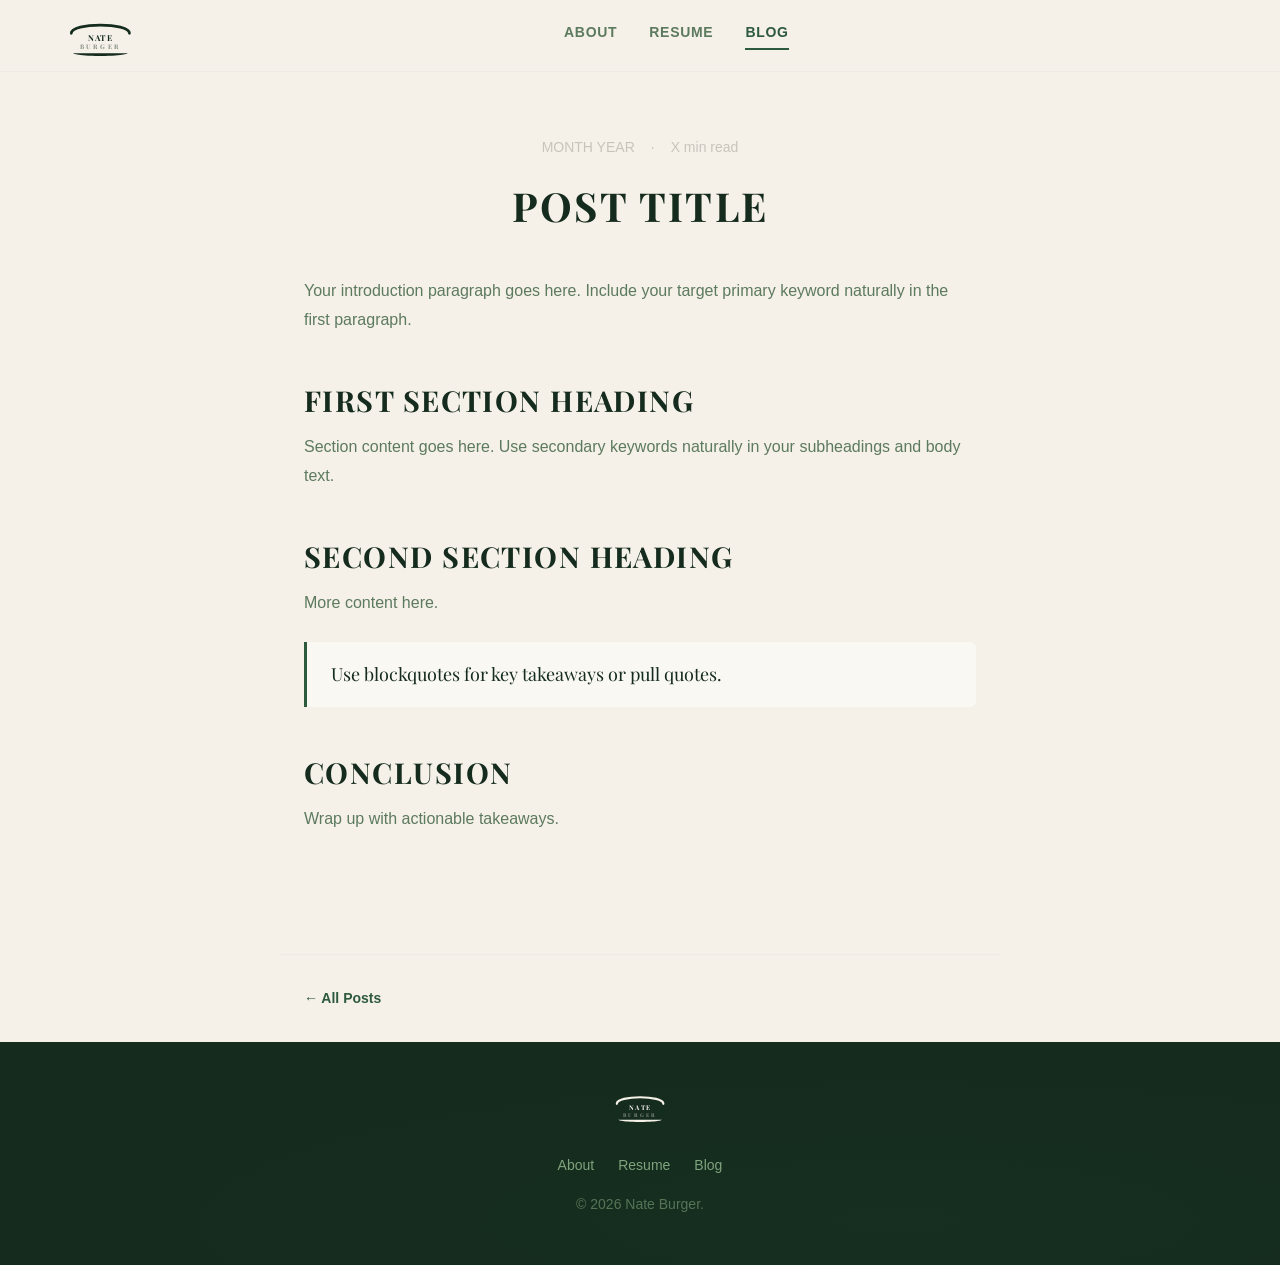
<file: blog/template.html>
<!DOCTYPE html>
<html lang="en">
<head>
  <meta charset="UTF-8">
  <meta name="viewport" content="width=device-width, initial-scale=1.0">

  <!-- ========== UPDATE THESE FOR EACH POST ========== -->
  <title>POST TITLE — Nate Burger</title>
  <meta name="description" content="POST DESCRIPTION (under 160 characters, include target keyword)">
  <meta name="author" content="Nate Burger">
  <link rel="canonical" href="https://ndburger.github.io/testt/blog/POST-SLUG.html">

  <!-- Open Graph -->
  <meta property="og:type" content="article">
  <meta property="og:title" content="POST TITLE — Nate Burger">
  <meta property="og:description" content="POST DESCRIPTION">
  <meta property="og:url" content="https://ndburger.github.io/testt/blog/POST-SLUG.html">
  <meta property="og:image" content="https://ndburger.github.io/testt/assets/images/POST-IMAGE.png">
  <meta property="og:site_name" content="Nate Burger">
  <meta property="article:published_time" content="YYYY-MM-DD">
  <meta property="article:author" content="Nate Burger">

  <!-- Twitter Card -->
  <meta name="twitter:card" content="summary_large_image">
  <meta name="twitter:title" content="POST TITLE — Nate Burger">
  <meta name="twitter:description" content="POST DESCRIPTION">
  <meta name="twitter:image" content="https://ndburger.github.io/testt/assets/images/POST-IMAGE.png">

  <!-- JSON-LD BlogPosting -->
  <script type="application/ld+json">
  {
    "@context": "https://schema.org",
    "@type": "BlogPosting",
    "headline": "POST TITLE",
    "description": "POST DESCRIPTION",
    "datePublished": "YYYY-MM-DD",
    "dateModified": "YYYY-MM-DD",
    "author": {
      "@type": "Person",
      "name": "Nate Burger",
      "url": "https://ndburger.github.io/testt/"
    },
    "publisher": {
      "@type": "Person",
      "name": "Nate Burger"
    },
    "mainEntityOfPage": {
      "@type": "WebPage",
      "@id": "https://ndburger.github.io/testt/blog/POST-SLUG.html"
    },
    "image": "https://ndburger.github.io/testt/assets/images/POST-IMAGE.png"
  }
  </script>
  <!-- ========== END UPDATE SECTION ========== -->

  <!-- Fonts -->
  <link rel="preconnect" href="https://fonts.googleapis.com">
  <link rel="preconnect" href="https://fonts.gstatic.com" crossorigin>
  <link href="https://fonts.googleapis.com/css2?family=Playfair+Display:wght@400;700&display=swap" rel="stylesheet">

  <link rel="stylesheet" href="../assets/css/styles.css">
</head>
<body>

  <!-- Header -->
  <header class="site-header" role="banner">
    <div class="container header-inner">
      <a href="../" class="logo" aria-label="Nate Burger — Home">
        <svg viewBox="0 0 80 44" aria-hidden="true" class="logo-mark">
          <path d="M8 19 C8 7, 72 7, 72 19" stroke="currentColor" stroke-width="3" fill="none" stroke-linecap="round"/>
          <text x="40" y="28" text-anchor="middle" font-family="'Larken','Playfair Display',Georgia,serif" font-weight="700" font-size="9" letter-spacing="1.5" fill="currentColor">NATE</text>
          <text x="40" y="36.5" text-anchor="middle" font-family="'Larken','Playfair Display',Georgia,serif" font-weight="700" font-size="7" letter-spacing="3" fill="currentColor" opacity="0.5">BURGER</text>
          <path d="M10 41 L70 41 C70 41, 68 44, 40 44 C12 44, 10 41, 10 41Z" fill="currentColor"/>
        </svg>
      </a>

      <nav class="nav-links" role="navigation" aria-label="Main navigation">
        <a href="../#about">About</a>
        <a href="../#experience">Resume</a>
        <a href="./" class="active">Blog</a>
      </nav>

      <div class="header-actions">
        <button class="nav-toggle" aria-label="Open menu" aria-expanded="false">
          <span></span>
          <span></span>
          <span></span>
        </button>
      </div>
    </div>
  </header>

  <nav class="mobile-nav" role="navigation" aria-label="Mobile navigation">
    <a href="../#about">About</a>
    <a href="../#experience">Resume</a>
    <a href="./">Blog</a>
  </nav>

  <main>
    <article>
      <div class="container">
        <header class="blog-post-header fade-in">
          <div class="blog-post-meta">
            <span>MONTH YEAR</span>
            <span>&middot;</span>
            <span>X min read</span>
          </div>
          <h1>POST TITLE</h1>
        </header>
      </div>

      <div class="blog-post-content fade-in">
        <!-- ========== WRITE YOUR CONTENT HERE ========== -->

        <p>Your introduction paragraph goes here. Include your target primary keyword naturally in the first paragraph.</p>

        <h2>First Section Heading</h2>

        <p>Section content goes here. Use secondary keywords naturally in your subheadings and body text.</p>

        <h2>Second Section Heading</h2>

        <p>More content here.</p>

        <blockquote>
          <p>Use blockquotes for key takeaways or pull quotes.</p>
        </blockquote>

        <h2>Conclusion</h2>

        <p>Wrap up with actionable takeaways.</p>

        <!-- ========== END CONTENT ========== -->
      </div>
    </article>

    <nav class="blog-post-nav" aria-label="Post navigation">
      <a href="./">&larr; All Posts</a>
      <!-- <a href="next-post.html">Next Post &rarr;</a> -->
    </nav>
  </main>

  <footer class="site-footer" role="contentinfo">
    <div class="container">
      <div class="footer-content">
        <div class="footer-logo">
          <svg viewBox="0 0 80 44" aria-hidden="true">
            <path d="M8 19 C8 7, 72 7, 72 19" stroke="#F5F0E8" stroke-width="3" fill="none" stroke-linecap="round"/>
            <text x="40" y="28" text-anchor="middle" font-family="'Larken','Playfair Display',Georgia,serif" font-weight="700" font-size="9" letter-spacing="1.5" fill="#F5F0E8">NATE</text>
            <text x="40" y="36.5" text-anchor="middle" font-family="'Larken','Playfair Display',Georgia,serif" font-weight="700" font-size="7" letter-spacing="3" fill="#F5F0E8" opacity="0.5">BURGER</text>
            <path d="M10 41 L70 41 C70 41, 68 44, 40 44 C12 44, 10 41, 10 41Z" fill="#F5F0E8"/>
          </svg>
        </div>
        <nav class="footer-links" aria-label="Footer navigation">
          <a href="../#about">About</a>
          <a href="../#experience">Resume</a>
          <a href="./">Blog</a>
        </nav>
        <p class="footer-copy">&copy; 2026 Nate Burger.</p>
      </div>
    </div>
  </footer>

  <button class="back-to-top" aria-label="Back to top">
    <svg width="20" height="20" viewBox="0 0 24 24" fill="none" stroke="currentColor" stroke-width="2" stroke-linecap="round" stroke-linejoin="round"><polyline points="18 15 12 9 6 15"/></svg>
  </button>

  <script src="../assets/js/main.js"></script>
</body>
</html>
</file>
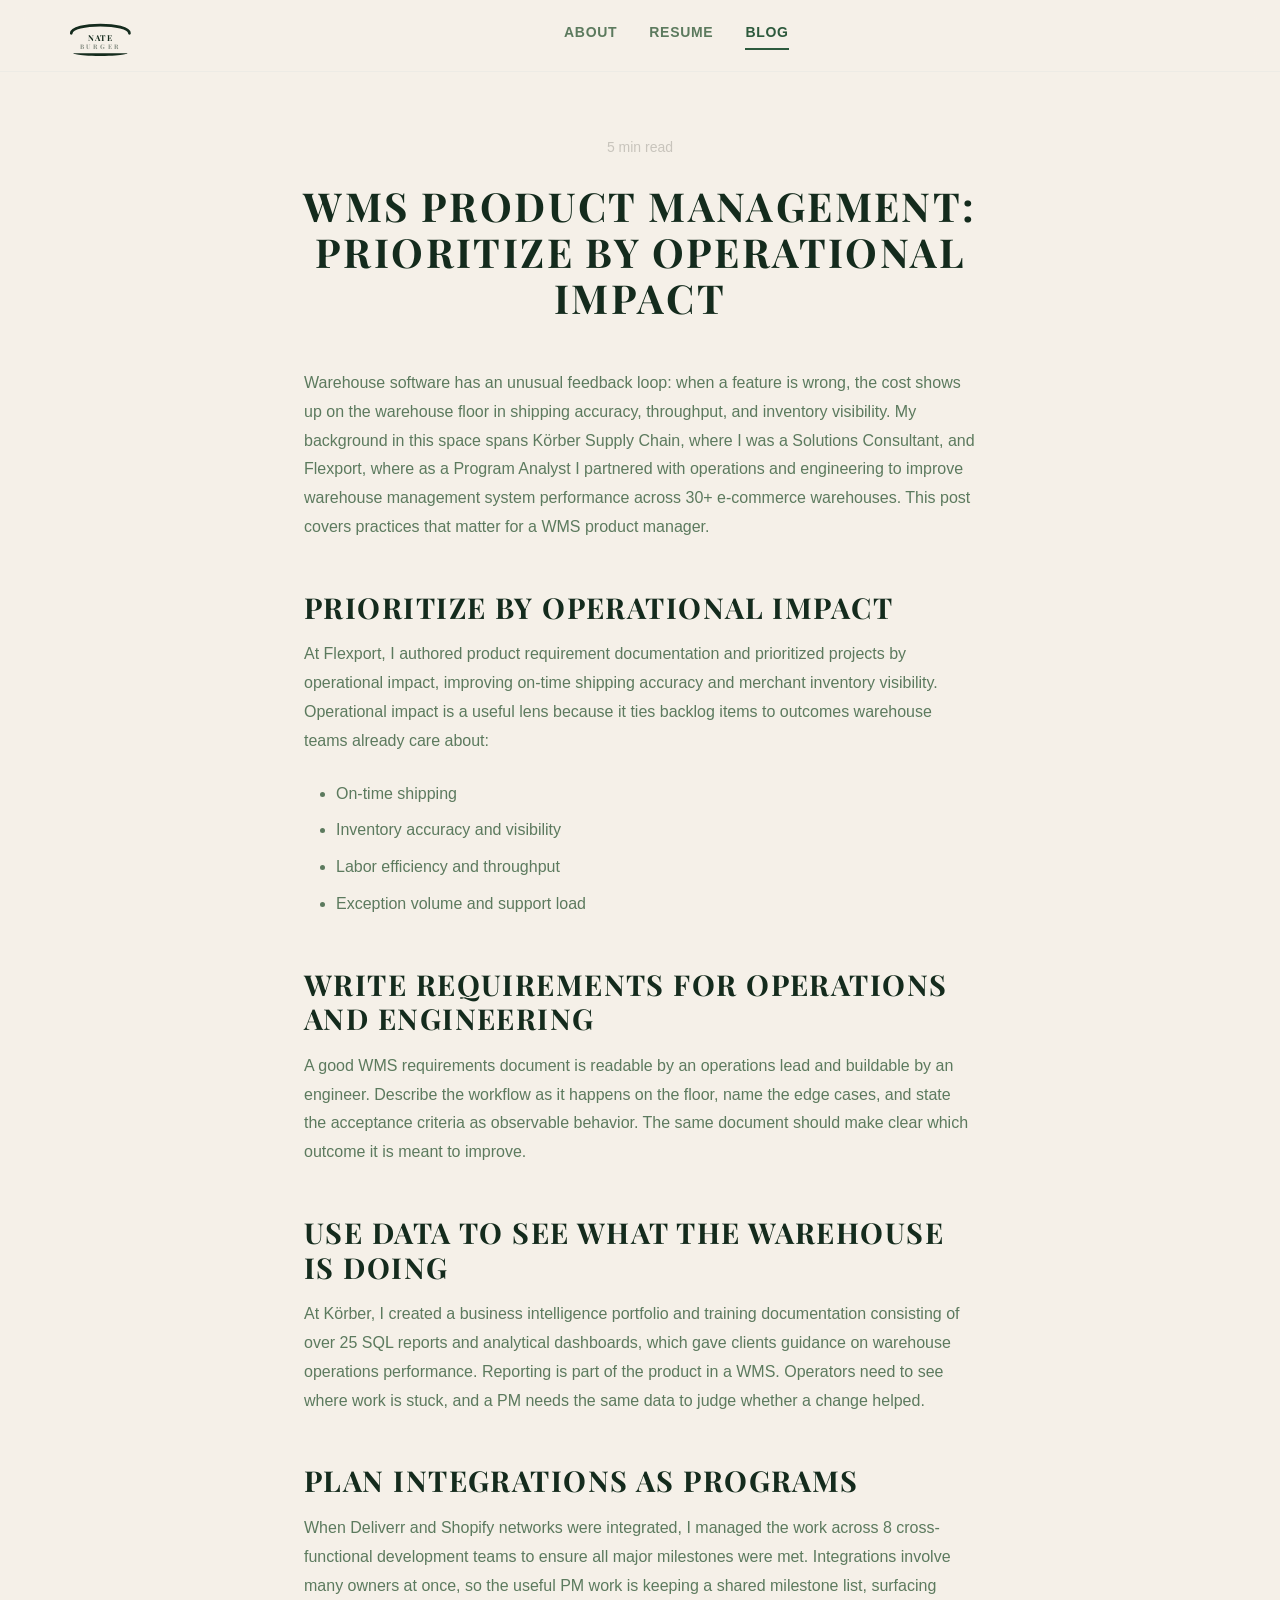
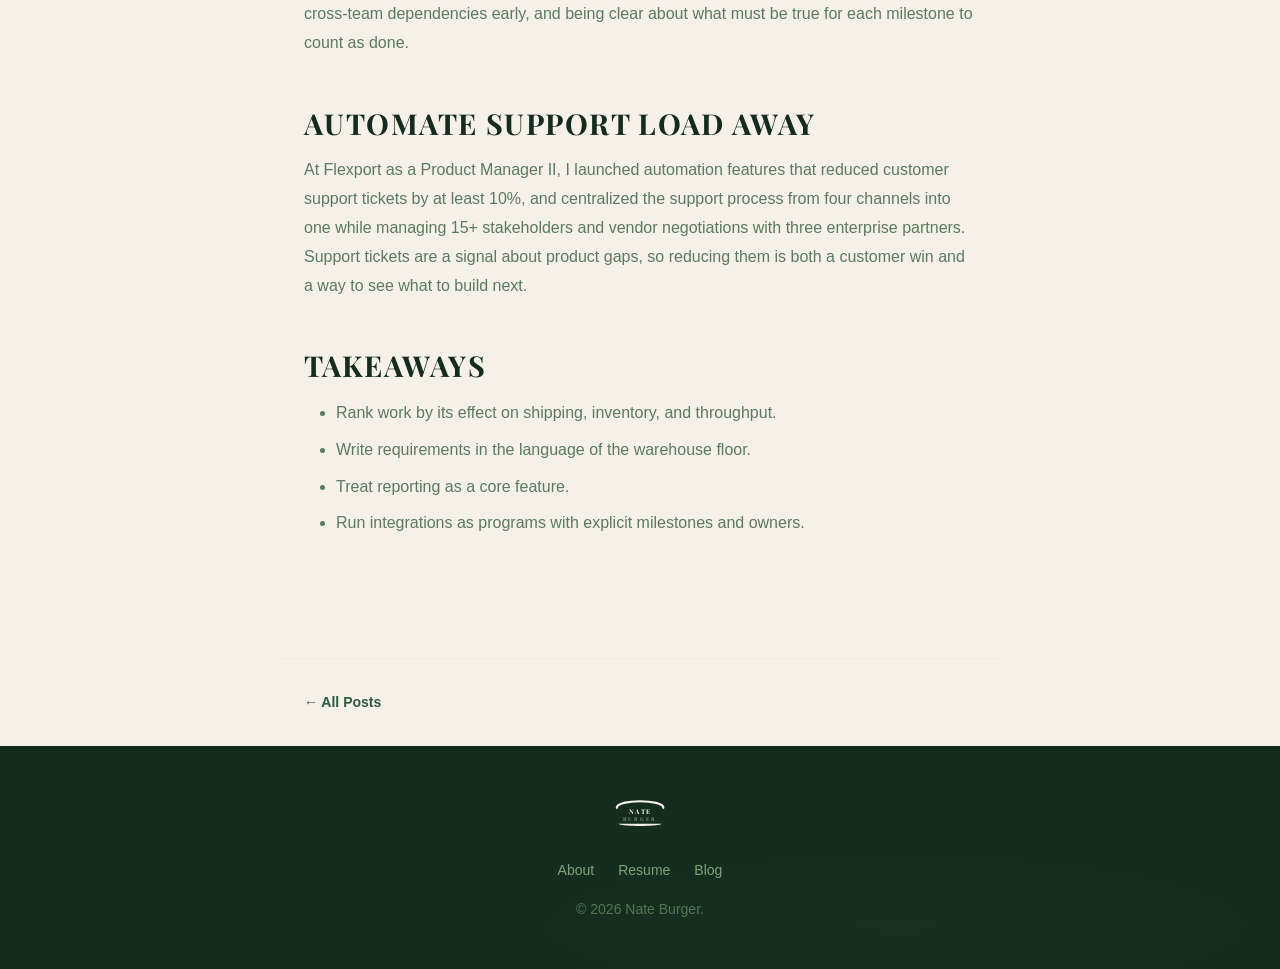
<file: blog/wms-product-management-prioritization.html>
<!DOCTYPE html>
<html lang="en">
<head>
  <meta charset="UTF-8">
  <meta name="viewport" content="width=device-width, initial-scale=1.0">

  <title>WMS Product Management: Prioritize by Operational Impact — Nate Burger</title>
  <meta name="description" content="How a WMS product manager can prioritize by operational impact, write useful requirements, and manage platform integrations.">
  <meta name="author" content="Nate Burger">
  <link rel="canonical" href="https://ndburger.github.io/testt/blog/wms-product-management-prioritization.html">

  <!-- Open Graph -->
  <meta property="og:type" content="article">
  <meta property="og:title" content="WMS Product Management: Prioritize by Operational Impact">
  <meta property="og:description" content="Prioritizing warehouse management system work by operational impact.">
  <meta property="og:url" content="https://ndburger.github.io/testt/blog/wms-product-management-prioritization.html">
  <meta property="og:image" content="https://ndburger.github.io/testt/assets/images/og-image.png">
  <meta property="og:site_name" content="Nate Burger">
  <meta property="article:author" content="Nate Burger">

  <!-- Twitter Card -->
  <meta name="twitter:card" content="summary_large_image">
  <meta name="twitter:title" content="WMS Product Management: Prioritize by Operational Impact">
  <meta name="twitter:description" content="Prioritizing warehouse management system work by operational impact.">
  <meta name="twitter:image" content="https://ndburger.github.io/testt/assets/images/og-image.png">

  <!-- JSON-LD BlogPosting -->
  <script type="application/ld+json">
  {
    "@context": "https://schema.org",
    "@type": "BlogPosting",
    "headline": "WMS Product Management: Prioritize by Operational Impact",
    "description": "How a WMS product manager can prioritize by operational impact, write useful requirements, and manage platform integrations.",
    "author": {
      "@type": "Person",
      "name": "Nate Burger",
      "url": "https://ndburger.github.io/testt/"
    },
    "publisher": {
      "@type": "Person",
      "name": "Nate Burger"
    },
    "mainEntityOfPage": {
      "@type": "WebPage",
      "@id": "https://ndburger.github.io/testt/blog/wms-product-management-prioritization.html"
    },
    "image": "https://ndburger.github.io/testt/assets/images/og-image.png",
    "keywords": ["WMS product manager", "warehouse management systems", "product requirements", "workflow automation", "e-commerce fulfillment"]
  }
  </script>

  <!-- Fonts -->
  <link rel="preconnect" href="https://fonts.googleapis.com">
  <link rel="preconnect" href="https://fonts.gstatic.com" crossorigin>
  <link href="https://fonts.googleapis.com/css2?family=Playfair+Display:wght@400;700&display=swap" rel="stylesheet">

  <link rel="stylesheet" href="../assets/css/styles.css">
</head>
<body>

  <header class="site-header" role="banner">
    <div class="container header-inner">
      <a href="../" class="logo" aria-label="Nate Burger — Home">
        <svg viewBox="0 0 80 44" aria-hidden="true" class="logo-mark">
          <path d="M8 19 C8 7, 72 7, 72 19" stroke="currentColor" stroke-width="3" fill="none" stroke-linecap="round"/>
          <text x="40" y="28" text-anchor="middle" font-family="'Larken','Playfair Display',Georgia,serif" font-weight="700" font-size="9" letter-spacing="1.5" fill="currentColor">NATE</text>
          <text x="40" y="36.5" text-anchor="middle" font-family="'Larken','Playfair Display',Georgia,serif" font-weight="700" font-size="7" letter-spacing="3" fill="currentColor" opacity="0.5">BURGER</text>
          <path d="M10 41 L70 41 C70 41, 68 44, 40 44 C12 44, 10 41, 10 41Z" fill="currentColor"/>
        </svg>
      </a>
      <nav class="nav-links" role="navigation" aria-label="Main navigation">
        <a href="../#about">About</a>
        <a href="../#experience">Resume</a>
        <a href="./" class="active">Blog</a>
      </nav>
      <div class="header-actions">
        <button class="nav-toggle" aria-label="Open menu" aria-expanded="false">
          <span></span><span></span><span></span>
        </button>
      </div>
    </div>
  </header>

  <nav class="mobile-nav" role="navigation" aria-label="Mobile navigation">
    <a href="../#about">About</a>
    <a href="../#experience">Resume</a>
    <a href="./">Blog</a>
  </nav>

  <main>
    <article>
      <div class="container">
        <header class="blog-post-header fade-in">
          <div class="blog-post-meta">
            <span>5 min read</span>
          </div>
          <h1>WMS Product Management: Prioritize by Operational Impact</h1>
        </header>
      </div>

      <div class="blog-post-content fade-in">
        <p>Warehouse software has an unusual feedback loop: when a feature is wrong, the cost shows up on the warehouse floor in shipping accuracy, throughput, and inventory visibility. My background in this space spans Körber Supply Chain, where I was a Solutions Consultant, and Flexport, where as a Program Analyst I partnered with operations and engineering to improve warehouse management system performance across 30+ e-commerce warehouses. This post covers practices that matter for a WMS product manager.</p>

        <h2>Prioritize by Operational Impact</h2>

        <p>At Flexport, I authored product requirement documentation and prioritized projects by operational impact, improving on-time shipping accuracy and merchant inventory visibility. Operational impact is a useful lens because it ties backlog items to outcomes warehouse teams already care about:</p>

        <ul>
          <li>On-time shipping</li>
          <li>Inventory accuracy and visibility</li>
          <li>Labor efficiency and throughput</li>
          <li>Exception volume and support load</li>
        </ul>

        <h2>Write Requirements for Operations and Engineering</h2>

        <p>A good WMS requirements document is readable by an operations lead and buildable by an engineer. Describe the workflow as it happens on the floor, name the edge cases, and state the acceptance criteria as observable behavior. The same document should make clear which outcome it is meant to improve.</p>

        <h2>Use Data to See What the Warehouse Is Doing</h2>

        <p>At Körber, I created a business intelligence portfolio and training documentation consisting of over 25 SQL reports and analytical dashboards, which gave clients guidance on warehouse operations performance. Reporting is part of the product in a WMS. Operators need to see where work is stuck, and a PM needs the same data to judge whether a change helped.</p>

        <h2>Plan Integrations as Programs</h2>

        <p>When Deliverr and Shopify networks were integrated, I managed the work across 8 cross-functional development teams to ensure all major milestones were met. Integrations involve many owners at once, so the useful PM work is keeping a shared milestone list, surfacing cross-team dependencies early, and being clear about what must be true for each milestone to count as done.</p>

        <h2>Automate Support Load Away</h2>

        <p>At Flexport as a Product Manager II, I launched automation features that reduced customer support tickets by at least 10%, and centralized the support process from four channels into one while managing 15+ stakeholders and vendor negotiations with three enterprise partners. Support tickets are a signal about product gaps, so reducing them is both a customer win and a way to see what to build next.</p>

        <h2>Takeaways</h2>

        <ul>
          <li>Rank work by its effect on shipping, inventory, and throughput.</li>
          <li>Write requirements in the language of the warehouse floor.</li>
          <li>Treat reporting as a core feature.</li>
          <li>Run integrations as programs with explicit milestones and owners.</li>
        </ul>
      </div>
    </article>

    <nav class="blog-post-nav" aria-label="Post navigation">
      <a href="./">&larr; All Posts</a>
    </nav>
  </main>

  <footer class="site-footer" role="contentinfo">
    <div class="container">
      <div class="footer-content">
        <div class="footer-logo">
          <svg viewBox="0 0 80 44" aria-hidden="true">
            <path d="M8 19 C8 7, 72 7, 72 19" stroke="#F5F0E8" stroke-width="3" fill="none" stroke-linecap="round"/>
            <text x="40" y="28" text-anchor="middle" font-family="'Larken','Playfair Display',Georgia,serif" font-weight="700" font-size="9" letter-spacing="1.5" fill="#F5F0E8">NATE</text>
            <text x="40" y="36.5" text-anchor="middle" font-family="'Larken','Playfair Display',Georgia,serif" font-weight="700" font-size="7" letter-spacing="3" fill="#F5F0E8" opacity="0.5">BURGER</text>
            <path d="M10 41 L70 41 C70 41, 68 44, 40 44 C12 44, 10 41, 10 41Z" fill="#F5F0E8"/>
          </svg>
        </div>
        <nav class="footer-links" aria-label="Footer navigation">
          <a href="../#about">About</a>
          <a href="../#experience">Resume</a>
          <a href="./">Blog</a>
        </nav>
        <p class="footer-copy">&copy; 2026 Nate Burger.</p>
      </div>
    </div>
  </footer>

  <button class="back-to-top" aria-label="Back to top">
    <svg width="20" height="20" viewBox="0 0 24 24" fill="none" stroke="currentColor" stroke-width="2" stroke-linecap="round" stroke-linejoin="round"><polyline points="18 15 12 9 6 15"/></svg>
  </button>

  <script src="../assets/js/main.js"></script>
</body>
</html>
</file>
<file: assets/css/styles.css>
/* ==========================================================================
   Nate Burger — Personal Brand Stylesheet
   Warm minimalism · Forest/Cream palette · Larken + System Sans
   ========================================================================== */

/* ---------- CSS Custom Properties ---------- */
:root {
  /* Primary */
  --color-primary: #142B1D;
  --color-forest: #2D5A3D;
  --color-forest-light: #3E7A52;

  /* Neutrals */
  --color-cream: #F5F0E8;
  --color-warm-white: #FAF8F3;
  --color-off-white: #EDEBE5;

  /* Supporting */
  --color-sage: #7FA37C;
  --color-moss: #5C7A5E;
  --color-charcoal: #2A2A2A;
  --color-light-gray: #C8C4BC;

  /* Spacing */
  --space-xs: 0.25rem;
  --space-sm: 0.5rem;
  --space-md: 1rem;
  --space-lg: 1.5rem;
  --space-xl: 2rem;
  --space-2xl: 3rem;
  --space-3xl: 4rem;
  --space-4xl: 6rem;

  /* Typography */
  --font-heading: 'Larken', 'Playfair Display', Georgia, serif;
  --font-body: 'Trebuchet MS', 'Gill Sans', -apple-system, BlinkMacSystemFont, 'Segoe UI', sans-serif;
  --font-mono: 'JetBrains Mono', 'Fira Code', Consolas, monospace;
  --font-size-sm: 0.875rem;
  --font-size-base: 1rem;
  --font-size-lg: 1.125rem;
  --font-size-xl: 1.25rem;
  --font-size-2xl: 1.5rem;
  --font-size-3xl: 1.8rem;
  --font-size-4xl: 2.5rem;

  /* Layout */
  --container-max: 1200px;
  --content-max: 720px;
  --header-height: 72px;
  --radius-sm: 6px;
  --radius-md: 10px;
  --radius-lg: 16px;

  /* Transitions */
  --transition-fast: 150ms ease;
  --transition-base: 250ms ease;
  --transition-slow: 400ms ease;
}

/* ---------- Reset & Base ---------- */
*,
*::before,
*::after {
  margin: 0;
  padding: 0;
  box-sizing: border-box;
}

html {
  scroll-behavior: smooth;
  scroll-padding-top: var(--header-height);
  -webkit-text-size-adjust: 100%;
}

body {
  font-family: var(--font-body);
  font-size: var(--font-size-base);
  line-height: 1.65;
  color: var(--color-moss);
  background-color: var(--color-cream);
  -webkit-font-smoothing: antialiased;
  -moz-osx-font-smoothing: grayscale;
}

img {
  max-width: 100%;
  height: auto;
  display: block;
}

a {
  color: var(--color-forest);
  text-decoration: none;
  transition: color var(--transition-fast);
}

a:hover {
  color: var(--color-forest-light);
}

ul, ol {
  list-style: none;
}

button {
  font: inherit;
  cursor: pointer;
  border: none;
  background: none;
  color: inherit;
}

h1, h2, h3 {
  font-family: var(--font-heading);
  font-weight: 700;
  color: var(--color-primary);
  text-transform: uppercase;
}

h1 {
  font-size: var(--font-size-4xl);
  letter-spacing: 0.06em;
  line-height: 1.15;
}

h2 {
  font-size: var(--font-size-3xl);
  letter-spacing: 0.05em;
  line-height: 1.2;
}

h3 {
  font-size: 1.3rem;
  letter-spacing: 0.04em;
  line-height: 1.3;
}

::selection {
  background: var(--color-forest);
  color: var(--color-cream);
}

/* ---------- Utilities ---------- */
.container {
  width: 100%;
  max-width: var(--container-max);
  margin: 0 auto;
  padding: 0 var(--space-lg);
}

.sr-only {
  position: absolute;
  width: 1px;
  height: 1px;
  padding: 0;
  margin: -1px;
  overflow: hidden;
  clip: rect(0, 0, 0, 0);
  white-space: nowrap;
  border-width: 0;
}

/* ---------- Scroll Animations ---------- */
.fade-in {
  opacity: 0;
  transform: translateY(24px);
  transition: opacity 0.6s ease, transform 0.6s ease;
}

.fade-in.visible {
  opacity: 1;
  transform: translateY(0);
}

.fade-in-left {
  opacity: 0;
  transform: translateX(-24px);
  transition: opacity 0.6s ease, transform 0.6s ease;
}

.fade-in-left.visible {
  opacity: 1;
  transform: translateX(0);
}

.fade-in-right {
  opacity: 0;
  transform: translateX(24px);
  transition: opacity 0.6s ease, transform 0.6s ease;
}

.fade-in-right.visible {
  opacity: 1;
  transform: translateX(0);
}

.stagger > * {
  transition-delay: calc(var(--i, 0) * 100ms);
}

/* ---------- Header / Navigation ---------- */
.site-header {
  position: fixed;
  top: 0;
  left: 0;
  right: 0;
  z-index: 100;
  height: var(--header-height);
  background: rgba(245, 240, 232, 0.9);
  backdrop-filter: blur(12px);
  -webkit-backdrop-filter: blur(12px);
  border-bottom: 1px solid var(--color-off-white);
  transition: border-color var(--transition-base);
}

.site-header.header-dark {
  background: rgba(20, 43, 29, 0.95);
  border-bottom-color: rgba(45, 90, 61, 0.2);
}

.header-inner {
  display: flex;
  align-items: center;
  justify-content: space-between;
  height: 100%;
}

/* Logo */
.logo {
  display: flex;
  align-items: center;
  gap: var(--space-sm);
  color: var(--color-primary);
  text-decoration: none;
}

.logo:hover {
  color: var(--color-primary);
}

.logo svg {
  height: 40px;
  width: auto;
}

/* Logo uses currentColor for both stroke (arc) and fill (text, bottom bun),
   so switching the header theme only needs to change `color`. */
.logo {
  transition: color var(--transition-base);
}

.site-header.header-dark .logo,
.site-header.header-dark .logo:hover {
  color: var(--color-cream);
}

.nav-links {
  display: none;
  gap: var(--space-xl);
  align-items: center;
}

.nav-links a {
  color: var(--color-moss);
  font-size: var(--font-size-sm);
  font-weight: 600;
  text-transform: uppercase;
  letter-spacing: 0.05em;
  padding-bottom: 4px;
  border-bottom: 2px solid transparent;
  transition: color var(--transition-fast), border-color var(--transition-fast);
}

.nav-links a:hover,
.nav-links a.active {
  color: var(--color-forest);
  border-bottom-color: var(--color-forest);
}

.site-header.header-dark .nav-links a {
  color: var(--color-sage);
}

.site-header.header-dark .nav-links a:hover,
.site-header.header-dark .nav-links a.active {
  color: var(--color-cream);
  border-bottom-color: var(--color-cream);
}

.header-actions {
  display: flex;
  align-items: center;
  gap: var(--space-md);
}

/* Mobile hamburger */
.nav-toggle {
  display: flex;
  flex-direction: column;
  gap: 5px;
  width: 28px;
  padding: 4px 0;
}

.nav-toggle span {
  display: block;
  height: 2px;
  background: var(--color-primary);
  border-radius: 2px;
  transition: transform var(--transition-base), opacity var(--transition-base);
}

.site-header.header-dark .nav-toggle span {
  background: var(--color-cream);
}

.nav-toggle.active span:nth-child(1) {
  transform: translateY(7px) rotate(45deg);
}

.nav-toggle.active span:nth-child(2) {
  opacity: 0;
}

.nav-toggle.active span:nth-child(3) {
  transform: translateY(-7px) rotate(-45deg);
}

/* Mobile menu */
.mobile-nav {
  display: none;
  position: fixed;
  top: var(--header-height);
  left: 0;
  right: 0;
  bottom: 0;
  background: var(--color-cream);
  z-index: 99;
  padding: var(--space-2xl) var(--space-lg);
  opacity: 0;
  transform: translateY(-8px);
  transition: opacity var(--transition-base), transform var(--transition-base);
}

.mobile-nav.open {
  display: flex;
  flex-direction: column;
  gap: var(--space-lg);
  opacity: 1;
  transform: translateY(0);
}

.mobile-nav a {
  color: var(--color-primary);
  font-family: var(--font-heading);
  font-size: var(--font-size-2xl);
  font-weight: 700;
  text-transform: uppercase;
  letter-spacing: 0.05em;
}

/* ---------- Hero Section ---------- */
.hero {
  min-height: 100vh;
  display: flex;
  align-items: center;
  padding-top: var(--header-height);
  position: relative;
  overflow: hidden;
  background: var(--color-primary);
  background-image: radial-gradient(ellipse at 30% 20%, rgba(62,122,82,0.05) 0%, transparent 60%);
}

.hero-grid {
  display: grid;
  grid-template-columns: 1fr;
  gap: var(--space-2xl);
  align-items: center;
}

.hero-content {
  position: relative;
  z-index: 1;
}

.hero-badge {
  display: inline-flex;
  align-items: center;
  gap: var(--space-sm);
  padding: var(--space-xs) var(--space-md);
  background: rgba(62, 122, 82, 0.12);
  border: 1px solid rgba(127, 163, 124, 0.2);
  border-radius: 999px;
  font-size: var(--font-size-sm);
  color: var(--color-sage);
  font-weight: 600;
  margin-bottom: var(--space-lg);
  letter-spacing: 0.04em;
}

.hero h1 {
  color: var(--color-cream);
  margin-bottom: var(--space-lg);
}

.hero h1 .highlight {
  color: var(--color-sage);
}

.hero-description {
  font-size: var(--font-size-lg);
  color: var(--color-sage);
  line-height: 1.8;
  max-width: 540px;
  margin-bottom: var(--space-xl);
}

.hero-cta {
  display: flex;
  flex-wrap: wrap;
  gap: var(--space-md);
}

.hero-image {
  display: flex;
  justify-content: center;
}

.headshot-placeholder {
  width: 280px;
  height: 280px;
  border-radius: 50%;
  background: rgba(45, 90, 61, 0.15);
  display: flex;
  align-items: center;
  justify-content: center;
  border: 2px solid rgba(127, 163, 124, 0.2);
  overflow: hidden;
}

.headshot-placeholder svg {
  width: 80px;
  height: 80px;
  opacity: 0.2;
  color: var(--color-sage);
}

.headshot-placeholder img {
  width: 100%;
  height: 100%;
  object-fit: cover;
}

/* ---------- Buttons ---------- */
.btn {
  display: inline-flex;
  align-items: center;
  gap: var(--space-sm);
  padding: 10px 24px;
  font-weight: 600;
  font-size: var(--font-size-sm);
  letter-spacing: 0.05em;
  border-radius: 8px;
  transition: all var(--transition-fast);
  white-space: nowrap;
}

.btn-primary {
  background: var(--color-forest);
  color: var(--color-cream);
}

.btn-primary:hover {
  background: var(--color-forest-light);
  color: var(--color-cream);
  transform: translateY(-1px);
}

.btn-outline {
  border: 1.5px solid var(--color-forest);
  color: var(--color-forest);
  background: transparent;
}

.btn-outline:hover {
  background: var(--color-forest);
  color: var(--color-cream);
}

/* On dark backgrounds */
.hero .btn-outline {
  border-color: var(--color-sage);
  color: var(--color-sage);
}

.hero .btn-outline:hover {
  background: var(--color-sage);
  color: var(--color-primary);
}

.btn svg {
  width: 16px;
  height: 16px;
}

/* ---------- Sections ---------- */
.section {
  padding: var(--space-4xl) 0;
}

.section-header {
  text-align: center;
  margin-bottom: var(--space-3xl);
}

.section-label {
  display: inline-block;
  font-family: var(--font-body);
  font-size: var(--font-size-sm);
  font-weight: 600;
  text-transform: uppercase;
  letter-spacing: 0.08em;
  color: var(--color-forest);
  margin-bottom: var(--space-sm);
}

.section-title {
  margin-bottom: var(--space-md);
}

.section-subtitle {
  font-size: var(--font-size-lg);
  color: var(--color-moss);
  max-width: 600px;
  margin: 0 auto;
}

/* ---------- Resume / Experience Section ---------- */
.resume-section {
  background: var(--color-warm-white);
}

.resume-grid {
  display: grid;
  grid-template-columns: 1fr;
  gap: var(--space-3xl);
}

.resume-main {
  display: flex;
  flex-direction: column;
  gap: var(--space-2xl);
}

.experience-item {
  position: relative;
  padding-left: var(--space-xl);
  border-left: 2px solid var(--color-off-white);
  padding-bottom: var(--space-xl);
}

.experience-item:last-child {
  padding-bottom: 0;
}

.experience-item::before {
  content: '';
  position: absolute;
  left: -7px;
  top: 6px;
  width: 12px;
  height: 12px;
  border-radius: 50%;
  background: var(--color-forest);
  border: 2px solid var(--color-warm-white);
}

.experience-date {
  font-size: var(--font-size-sm);
  color: var(--color-forest);
  font-weight: 600;
  margin-bottom: var(--space-xs);
}

.experience-role {
  font-size: var(--font-size-xl);
  text-transform: none;
  letter-spacing: 0;
  margin-bottom: var(--space-xs);
}

.experience-company {
  color: var(--color-light-gray);
  margin-bottom: var(--space-md);
}

.experience-item ul {
  display: flex;
  flex-direction: column;
  gap: var(--space-sm);
}

.experience-item li {
  position: relative;
  padding-left: var(--space-lg);
  color: var(--color-moss);
  font-size: var(--font-size-sm);
  line-height: 1.65;
}

.experience-item li::before {
  content: '\2192';
  position: absolute;
  left: 0;
  color: var(--color-sage);
}

/* Skills */
.resume-sidebar {
  display: flex;
  flex-direction: column;
  gap: var(--space-xl);
}

.skills-group h3 {
  font-size: var(--font-size-base);
  text-transform: none;
  letter-spacing: 0;
  margin-bottom: var(--space-md);
}

.skill-tags {
  display: flex;
  flex-wrap: wrap;
  gap: var(--space-sm);
}

.skill-tag {
  padding: var(--space-xs) var(--space-md);
  background: var(--color-cream);
  border: 1px solid var(--color-off-white);
  border-radius: 999px;
  font-size: var(--font-size-sm);
  color: var(--color-moss);
  transition: all var(--transition-fast);
}

.skill-tag:hover {
  border-color: var(--color-forest);
  color: var(--color-forest);
  background: rgba(45, 90, 61, 0.04);
}

.download-resume {
  margin-top: var(--space-lg);
}

/* ---------- AI Showcase Section ---------- */
.showcase-section {
  background: var(--color-cream);
}

.showcase-grid {
  display: grid;
  grid-template-columns: 1fr;
  gap: var(--space-xl);
}

.showcase-card {
  background: var(--color-warm-white);
  border: 1px solid rgba(45, 90, 61, 0.04);
  border-radius: var(--radius-lg);
  overflow: hidden;
  box-shadow: 0 2px 12px rgba(0, 0, 0, 0.04);
  transition: transform var(--transition-base), box-shadow var(--transition-base);
}

.showcase-card:hover {
  transform: translateY(-4px);
  box-shadow: 0 8px 24px rgba(0, 0, 0, 0.08);
}

.showcase-image {
  width: 100%;
  aspect-ratio: 16 / 9;
  background: linear-gradient(135deg, var(--color-off-white), var(--color-cream));
  display: flex;
  align-items: center;
  justify-content: center;
}

.showcase-image svg {
  width: 48px;
  height: 48px;
  opacity: 0.2;
  color: var(--color-moss);
}

.showcase-body {
  padding: var(--space-lg);
}

.showcase-tag {
  display: inline-block;
  padding: var(--space-xs) var(--space-sm);
  background: rgba(45, 90, 61, 0.06);
  color: var(--color-forest);
  font-size: 0.75rem;
  font-weight: 600;
  border-radius: var(--radius-sm);
  text-transform: uppercase;
  letter-spacing: 0.05em;
  margin-bottom: var(--space-sm);
}

.showcase-body h3 {
  font-size: var(--font-size-xl);
  text-transform: none;
  letter-spacing: 0;
  margin-bottom: var(--space-sm);
}

.showcase-body p {
  color: var(--color-moss);
  font-size: var(--font-size-sm);
  line-height: 1.65;
}

.showcase-tools {
  display: flex;
  flex-wrap: wrap;
  gap: var(--space-xs);
  margin-top: var(--space-md);
}

.showcase-tools span {
  padding: 2px 8px;
  background: var(--color-cream);
  border-radius: var(--radius-sm);
  font-size: 0.75rem;
  color: var(--color-light-gray);
}

/* ---------- Blog Section ---------- */
.blog-section {
  background: var(--color-warm-white);
}

.blog-grid {
  display: grid;
  grid-template-columns: 1fr;
  gap: var(--space-xl);
}

.blog-card {
  background: var(--color-warm-white);
  border: 1px solid rgba(45, 90, 61, 0.04);
  border-radius: var(--radius-lg);
  padding: var(--space-lg);
  box-shadow: 0 2px 12px rgba(0, 0, 0, 0.04);
  transition: transform var(--transition-base), box-shadow var(--transition-base);
  display: flex;
  flex-direction: column;
}

/* On cream backgrounds, cards should be warm-white */
.blog-section .blog-card,
.blog-index-page .blog-card {
  background: var(--color-cream);
}

.blog-card:hover {
  transform: translateY(-2px);
  box-shadow: 0 8px 24px rgba(0, 0, 0, 0.08);
}

.blog-card-date {
  font-size: var(--font-size-sm);
  color: var(--color-sage);
  font-weight: 500;
  margin-bottom: var(--space-sm);
}

.blog-card h3 {
  font-size: var(--font-size-xl);
  text-transform: none;
  letter-spacing: 0;
  margin-bottom: var(--space-sm);
  line-height: 1.3;
}

.blog-card h3 a {
  color: var(--color-primary);
  transition: color var(--transition-fast);
}

.blog-card h3 a:hover {
  color: var(--color-forest);
}

.blog-card-excerpt {
  color: var(--color-moss);
  font-size: var(--font-size-sm);
  line-height: 1.65;
  flex: 1;
  margin-bottom: var(--space-md);
}

.blog-card-link {
  font-size: var(--font-size-sm);
  font-weight: 600;
  color: var(--color-forest);
  display: inline-flex;
  align-items: center;
  gap: var(--space-xs);
}

.blog-card-link::after {
  content: '\2192';
  transition: transform var(--transition-fast);
}

.blog-card-link:hover::after {
  transform: translateX(4px);
}

.blog-view-all {
  text-align: center;
  margin-top: var(--space-2xl);
}

/* ---------- Blog Post Layout ---------- */
.blog-post-header {
  padding-top: calc(var(--header-height) + var(--space-3xl));
  padding-bottom: var(--space-2xl);
  text-align: center;
}

.blog-post-meta {
  display: flex;
  align-items: center;
  justify-content: center;
  gap: var(--space-md);
  flex-wrap: wrap;
  margin-bottom: var(--space-lg);
  color: var(--color-light-gray);
  font-size: var(--font-size-sm);
}

.blog-post-meta span {
  display: inline-flex;
  align-items: center;
  gap: var(--space-xs);
}

.blog-post-header h1 {
  max-width: 800px;
  margin: 0 auto;
}

.blog-post-content {
  max-width: var(--content-max);
  margin: 0 auto;
  padding: 0 var(--space-lg) var(--space-4xl);
}

.blog-post-content h2 {
  margin-top: var(--space-2xl);
  margin-bottom: var(--space-md);
}

.blog-post-content h3 {
  margin-top: var(--space-xl);
  margin-bottom: var(--space-sm);
  text-transform: none;
  letter-spacing: 0;
}

.blog-post-content p {
  color: var(--color-moss);
  line-height: 1.8;
  margin-bottom: var(--space-lg);
}

.blog-post-content ul,
.blog-post-content ol {
  margin-bottom: var(--space-lg);
  padding-left: var(--space-xl);
}

.blog-post-content ul {
  list-style: disc;
}

.blog-post-content ol {
  list-style: decimal;
}

.blog-post-content li {
  color: var(--color-moss);
  line-height: 1.8;
  margin-bottom: var(--space-sm);
}

.blog-post-content blockquote {
  border-left: 3px solid var(--color-forest);
  padding: var(--space-md) var(--space-lg);
  margin-bottom: var(--space-lg);
  background: var(--color-warm-white);
  border-radius: 0 var(--radius-sm) var(--radius-sm) 0;
}

.blog-post-content blockquote p {
  font-family: var(--font-heading);
  font-weight: 400;
  color: var(--color-primary);
  font-style: normal;
  font-size: var(--font-size-lg);
  margin-bottom: 0;
  text-transform: none;
}

.blog-post-content code {
  font-family: var(--font-mono);
  font-size: 0.875em;
  background: var(--color-off-white);
  padding: 2px 6px;
  border-radius: 4px;
}

.blog-post-content pre {
  background: var(--color-primary);
  border: 1px solid rgba(45, 90, 61, 0.2);
  border-radius: var(--radius-md);
  padding: var(--space-lg);
  overflow-x: auto;
  margin-bottom: var(--space-lg);
}

.blog-post-content pre code {
  background: none;
  padding: 0;
  color: var(--color-sage);
}

.blog-post-content strong {
  color: var(--color-primary);
  font-weight: 600;
}

.blog-post-content a {
  text-decoration: underline;
  text-decoration-color: var(--color-forest);
  text-underline-offset: 2px;
}

/* Blog post nav */
.blog-post-nav {
  max-width: var(--content-max);
  margin: 0 auto;
  padding: var(--space-xl) var(--space-lg);
  border-top: 1px solid var(--color-off-white);
  display: flex;
  justify-content: space-between;
  gap: var(--space-lg);
}

.blog-post-nav a {
  font-size: var(--font-size-sm);
  font-weight: 600;
}

/* ---------- Blog Index (standalone page) ---------- */
.blog-index-header {
  padding-top: calc(var(--header-height) + var(--space-3xl));
  padding-bottom: var(--space-xl);
  text-align: center;
}

.blog-index-header h1 {
  margin-bottom: var(--space-sm);
}

.blog-index-header p {
  color: var(--color-moss);
  font-size: var(--font-size-lg);
}

.blog-index-grid {
  display: grid;
  grid-template-columns: 1fr;
  gap: var(--space-xl);
  padding-bottom: var(--space-4xl);
}

/* ---------- Footer ---------- */
.site-footer {
  background: var(--color-primary);
  background-image: radial-gradient(ellipse at 70% 80%, rgba(62,122,82,0.05) 0%, transparent 60%);
  padding: var(--space-2xl) 0;
  text-align: center;
}

.footer-content {
  display: flex;
  flex-direction: column;
  align-items: center;
  gap: var(--space-md);
}

.footer-logo {
  margin-bottom: var(--space-sm);
}

.footer-logo svg {
  height: 32px;
  width: auto;
}

.footer-links {
  display: flex;
  gap: var(--space-lg);
}

.footer-links a {
  color: var(--color-sage);
  font-size: var(--font-size-sm);
  transition: color var(--transition-fast);
}

.footer-links a:hover {
  color: var(--color-cream);
}

.footer-copy {
  color: var(--color-sage);
  font-size: var(--font-size-sm);
  opacity: 0.6;
}

/* ---------- Back to top ---------- */
.back-to-top {
  position: fixed;
  bottom: var(--space-xl);
  right: var(--space-xl);
  width: 44px;
  height: 44px;
  border-radius: 10px;
  background: var(--color-forest);
  color: var(--color-cream);
  display: flex;
  align-items: center;
  justify-content: center;
  opacity: 0;
  transform: translateY(12px);
  transition: opacity var(--transition-base), transform var(--transition-base), background var(--transition-fast);
  pointer-events: none;
  z-index: 50;
  box-shadow: 0 2px 12px rgba(0, 0, 0, 0.12);
}

.back-to-top.visible {
  opacity: 1;
  transform: translateY(0);
  pointer-events: auto;
}

.back-to-top:hover {
  background: var(--color-forest-light);
  color: var(--color-cream);
  transform: translateY(-2px);
}

/* ---------- Responsive ---------- */
@media (min-width: 640px) {
  .hero h1 {
    font-size: 3.25rem;
  }

  .blog-grid,
  .blog-index-grid {
    grid-template-columns: repeat(2, 1fr);
  }

  .showcase-grid {
    grid-template-columns: repeat(2, 1fr);
  }
}

@media (min-width: 768px) {
  .section-title {
    font-size: var(--font-size-4xl);
  }

  .blog-post-header h1 {
    font-size: var(--font-size-4xl);
  }
}

@media (min-width: 1024px) {
  .nav-links {
    display: flex;
  }

  .nav-toggle {
    display: none;
  }

  .hero-grid {
    grid-template-columns: 1fr auto;
  }

  .resume-grid {
    grid-template-columns: 2fr 1fr;
  }

  .blog-grid {
    grid-template-columns: repeat(3, 1fr);
  }

  .blog-index-grid {
    grid-template-columns: repeat(2, 1fr);
  }

  .showcase-grid {
    grid-template-columns: repeat(2, 1fr);
  }
}

@media (min-width: 1200px) {
  .blog-index-grid {
    grid-template-columns: repeat(3, 1fr);
  }
}

/* ---------- Print ---------- */
@media print {
  .site-header,
  .nav-toggle,
  .mobile-nav,
  .back-to-top {
    display: none !important;
  }

  body {
    color: #2A2A2A;
    background: #FAF8F3;
  }

  .section {
    padding: 1rem 0;
  }
}
</file>
